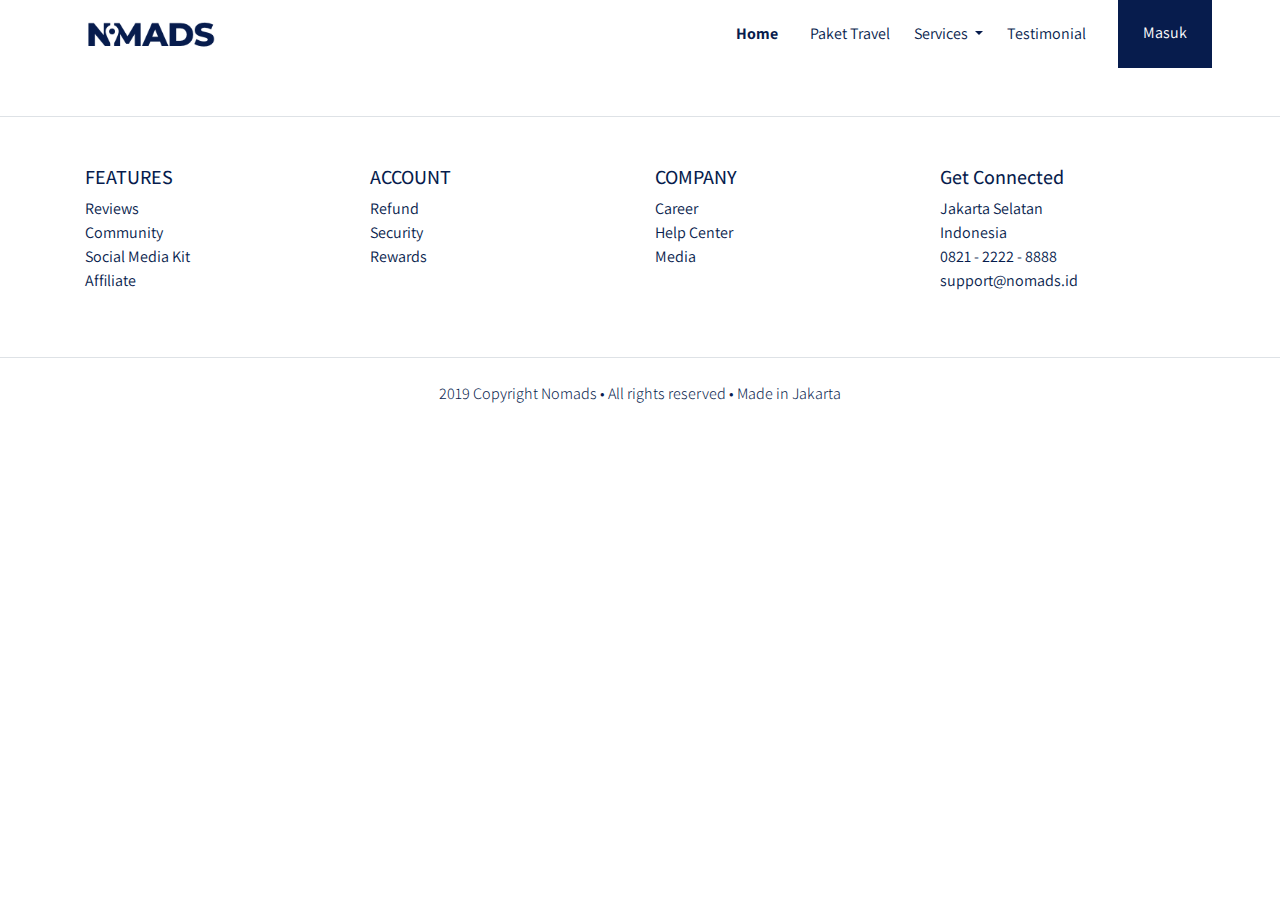
<file: public/index.html>
<!DOCTYPE html>
<html lang="en">
<head>
    <meta charset="UTF-8" />
    <meta name="viewport" content="width=device-width, initial-scale=1.0" />
    <meta http-equiv="X-UA-Compatible" content="ie=edge" />
    <title>Document</title>
    <link
        rel="stylesheet"
        href="frontend/libraries/bootstrap/css/bootstrap.css"
    />
    <link rel="stylesheet" href="frontend/styles/main.css" />
    <link
        href="https://fonts.googleapis.com/css?family=Assistant:200,400,700&&display=swap"
        rel="stylesheet"
    />
    <link
        href="https://fonts.googleapis.com/css?family=Playfair+Display:400,700&display=swap"
        rel="stylesheet"
    />
</head>
<body>
<!-- Semantic elements -->
<!-- https://www.w3schools.com/html/html5_semantic_elements.asp -->

<!-- Bootstrap navbar example -->
<!-- https://www.w3schools.com/bootstrap4/bootstrap_navbar.asp -->
<div class="container">
    <nav class="row navbar navbar-expand-lg navbar-light bg-white">
        <a class="navbar-brand" href="#">
            <img src="frontend/images/logo.png" alt="" />
        </a>
        <button
            class="navbar-toggler navbar-toggler-right"
            type="button"
            data-toggle="collapse"
            data-target="#navb"
        >
            <span class="navbar-toggler-icon"></span>
        </button>

        <!-- Menu -->
        <div class="collapse navbar-collapse" id="navb">
            <ul class="navbar-nav ml-auto mr-3">
                <li class="nav-item mx-md-2">
                    <a class="nav-link active" href="#">Home</a>
                </li>
                <li class="nav-item mx-md-2">
                    <a class="nav-link" href="#">Paket Travel</a>
                </li>
                <li class="nav-item dropdown">
                    <a
                        class="nav-link dropdown-toggle"
                        href="#"
                        id="navbardrop"
                        data-toggle="dropdown"
                    >
                        Services
                    </a>
                    <div class="dropdown-menu">
                        <a class="dropdown-item" href="#">Link 1</a>
                        <a class="dropdown-item" href="#">Link 2</a>
                        <a class="dropdown-item" href="#">Link 3</a>
                    </div>
                </li>
                <li class="nav-item mx-md-2">
                    <a class="nav-link" href="#">Testimonial</a>
                </li>
            </ul>

            <!-- Mobile button -->
            <form class="form-inline d-sm-block d-md-none">
                <button class="btn btn-login my-2 my-sm-0">
                    Masuk
                </button>
            </form>
            <!-- Desktop Button -->
            <form class="form-inline my-2 my-lg-0 d-none d-md-block">
                <button class="btn btn-login btn-navbar-right my-2 my-sm-0 px-4">
                    Masuk
                </button>
            </form>
        </div>
    </nav>
</div>
<footer class="section-footer mt-5 mb-4 border-top">
    <div class="container pt-5 pb-5">
        <div class="row justify-content-center">
            <div class="col-12">
                <div class="row">
                    <div class="col-12">
                        <div class="row">
                            <div class="col-12 col-lg-3">
                                <h5>FEATURES</h5>
                                <ul class="list-unstyled">
                                    <li>
                                        <a href="#">Reviews</a>
                                    </li>
                                    <li>
                                        <a href="#">Community</a>
                                    </li>
                                    <li>
                                        <a href="#">Social Media Kit</a>
                                    </li>
                                    <li>
                                        <a href="#">Affiliate</a>
                                    </li>
                                </ul>
                            </div>
                            <div class="col-12 col-lg-3">
                                <h5>ACCOUNT</h5>
                                <ul class="list-unstyled">
                                    <li><a href="#">Refund</a></li>
                                    <li><a href="#">Security</a></li>
                                    <li><a href="#">Rewards</a></li>
                                </ul>
                            </div>
                            <div class="col-12 col-lg-3">
                                <h5>COMPANY</h5>
                                <ul class="list-unstyled">
                                    <li><a href="#">Career</a></li>
                                    <li><a href="#">Help Center</a></li>
                                    <li><a href="#">Media</a></li>
                                </ul>
                            </div>
                            <div class="col-12 col-lg-3">
                                <h5>Get Connected</h5>
                                <ul class="list-unstyled">
                                    <li>Jakarta Selatan</li>
                                    <li>Indonesia</li>
                                    <li>0821 - 2222 - 8888</li>
                                    <li>support@nomads.id</li>
                                </ul>
                            </div>
                        </div>
                    </div>
                </div>
            </div>
        </div>
    </div>
    <div class="container-fluid">
        <div
            class="row border-top justify-content-center align-items-center pt-4"
        >
            <div class="col-auto text-gray-500 font-weight-light">
                2019 Copyright Nomads • All rights reserved • Made in Jakarta
            </div>
        </div>
    </div>
</footer>
<script src="frontend/libraries/retina/retina.js"></script>
<script src="frontend/libraries/jquery/jquery-3.4.1.min.js"></script>
<script src="frontend/libraries/bootstrap/js/bootstrap.js"></script>
</body>
</html>
</file>
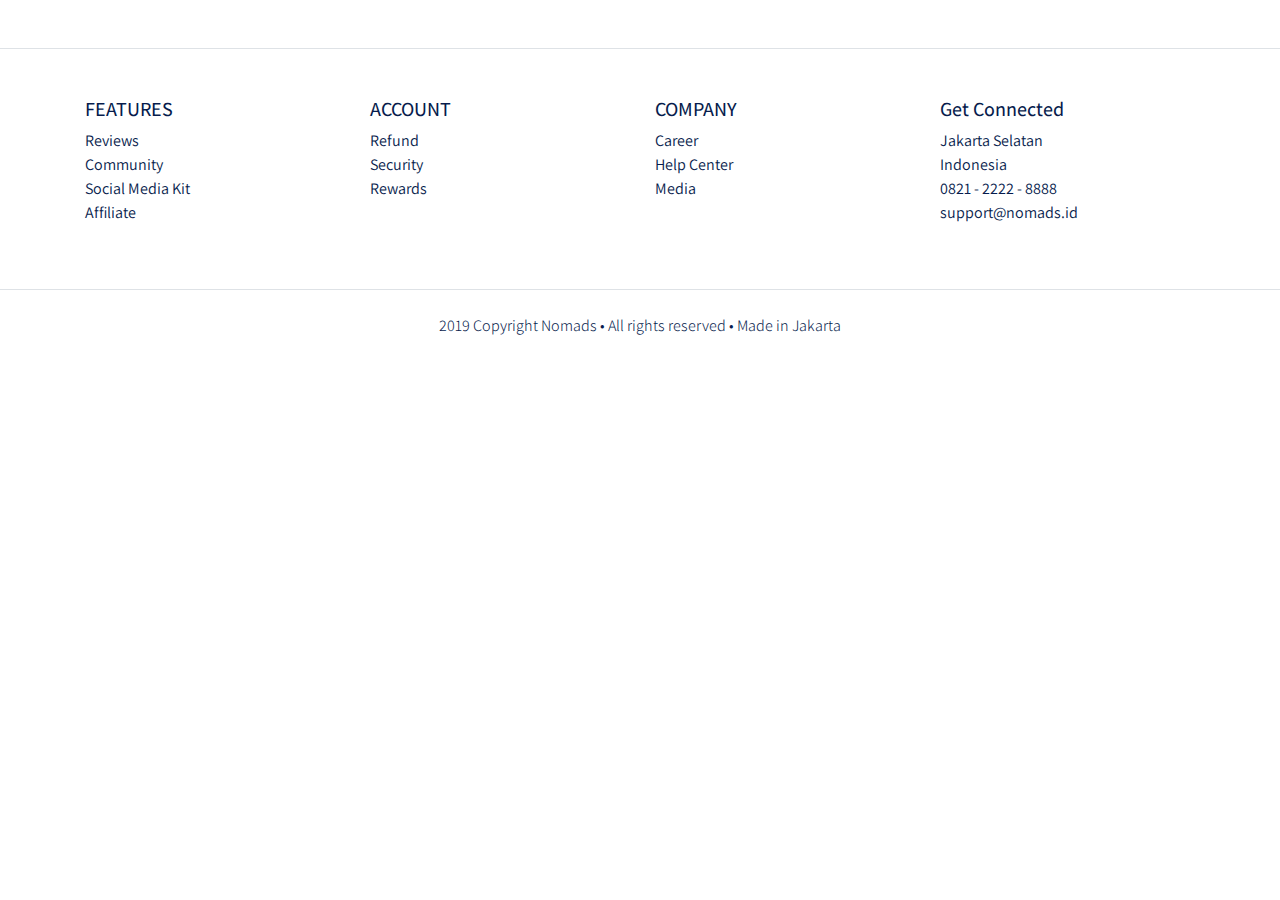
<file: public/checkout.html>
<!DOCTYPE html>
<html lang="en">
  <head>
    <meta charset="UTF-8" />
    <meta name="viewport" content="width=device-width, initial-scale=1.0" />
    <meta http-equiv="X-UA-Compatible" content="ie=edge" />
    <title>Details</title>
    <link
      rel="stylesheet"
      href="frontend/libraries/bootstrap/css/bootstrap.css"
    />
    <link rel="stylesheet" href="frontend/styles/main.css" />
    <link
      href="https://fonts.googleapis.com/css?family=Assistant:200,400,700&&display=swap"
      rel="stylesheet"
    />
    <link
      href="https://fonts.googleapis.com/css?family=Playfair+Display:400,700&display=swap"
      rel="stylesheet"
    />
    <link rel="stylesheet" href="frontend/libraries/xzoom/dist/xzoom.css" />

  </head>
  <body>
    <!-- Semantic elements -->
    <!-- https://www.w3schools.com/html/html5_semantic_elements.asp -->

    <!-- Bootstrap navbar example -->
    <!-- https://www.w3schools.com/bootstrap4/bootstrap_navbar.asp -->


    <footer class="section-footer mt-5 mb-4 border-top">
      <div class="container pt-5 pb-5">
        <div class="row justify-content-center">
          <div class="col-12">
            <div class="row">
              <div class="col-12">
                <div class="row">
                  <div class="col-12 col-lg-3">
                    <h5>FEATURES</h5>
                    <ul class="list-unstyled">
                      <li>
                        <a href="#">Reviews</a>
                      </li>
                      <li>
                        <a href="#">Community</a>
                      </li>
                      <li>
                        <a href="#">Social Media Kit</a>
                      </li>
                      <li>
                        <a href="#">Affiliate</a>
                      </li>
                    </ul>
                  </div>
                  <div class="col-12 col-lg-3">
                    <h5>ACCOUNT</h5>
                    <ul class="list-unstyled">
                      <li><a href="#">Refund</a></li>
                      <li><a href="#">Security</a></li>
                      <li><a href="#">Rewards</a></li>
                    </ul>
                  </div>
                  <div class="col-12 col-lg-3">
                    <h5>COMPANY</h5>
                    <ul class="list-unstyled">
                      <li><a href="#">Career</a></li>
                      <li><a href="#">Help Center</a></li>
                      <li><a href="#">Media</a></li>
                    </ul>
                  </div>
                  <div class="col-12 col-lg-3">
                    <h5>Get Connected</h5>
                    <ul class="list-unstyled">
                      <li>Jakarta Selatan</li>
                      <li>Indonesia</li>
                      <li>0821 - 2222 - 8888</li>
                      <li>support@nomads.id</li>
                    </ul>
                  </div>
                </div>
              </div>
            </div>
          </div>
        </div>
      </div>
      <div class="container-fluid">
        <div
          class="row border-top justify-content-center align-items-center pt-4"
        >
          <div class="col-auto text-gray-500 font-weight-light">
            2019 Copyright Nomads • All rights reserved • Made in Jakarta
          </div>
        </div>
      </div>
    </footer>
    <script src="frontend/libraries/retina/retina.js"></script>
    <script src="frontend/libraries/jquery/jquery-3.4.1.min.js"></script>
    <script src="frontend/libraries/bootstrap/js/bootstrap.js"></script>
    <script src="frontend/libraries/xzoom/dist/xzoom.min.js"></script>
    <script src="frontend/libraries/gijgo/js/gijgo.min.js"></script>
    <script>
      $(document).ready(function() {
        $('.xzoom, .xzoom-gallery').xzoom({
          zoomWidth: 500,
          title: false,
          tint: '#333',
          Xoffset: 15
        });

        $('.datepicker').datepicker({
          uiLibrary: 'bootstrap4',
          icons: {
            rightIcon: '<img src="frontend/images/ic_doe.png" alt="" />'
          }
        });
      });
    </script>
  </body>
</html>
</file>
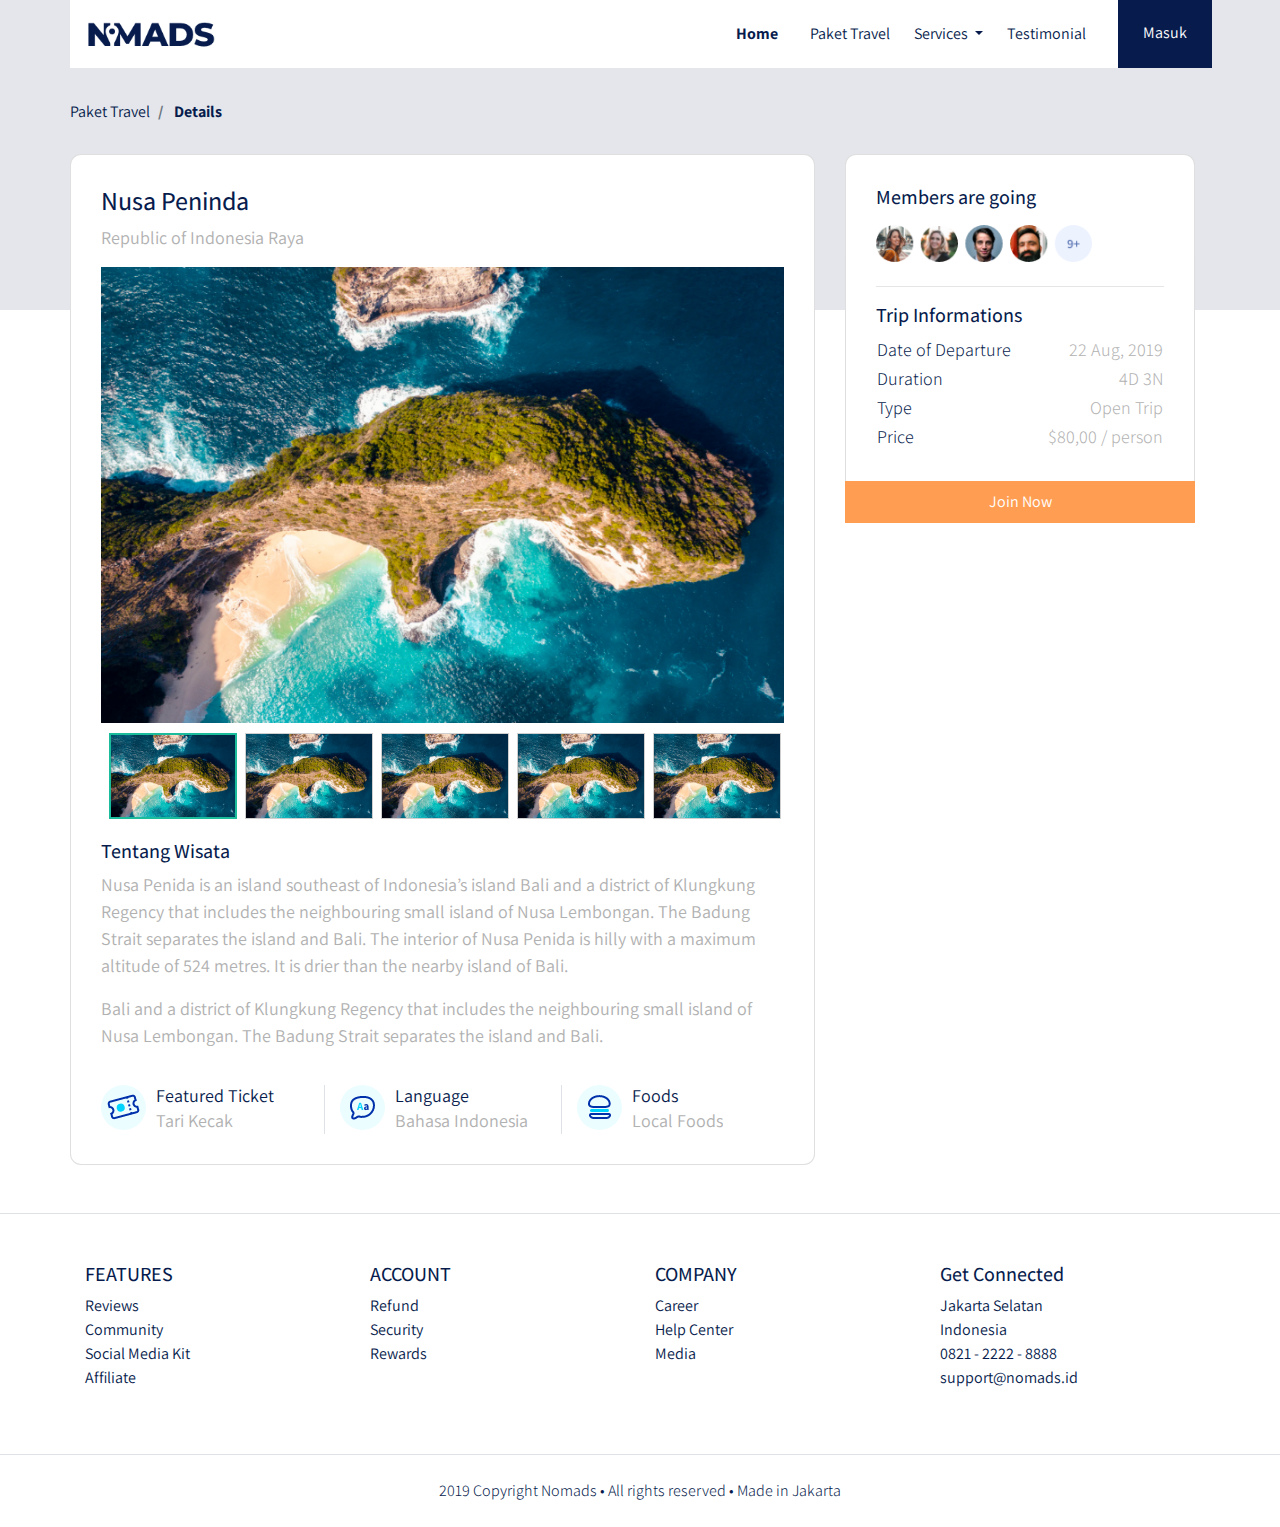
<file: public/details.html>
<!DOCTYPE html>
<html lang="en">
  <head>
    <meta charset="UTF-8" />
    <meta name="viewport" content="width=device-width, initial-scale=1.0" />
    <meta http-equiv="X-UA-Compatible" content="ie=edge" />
    <title>Details</title>
    <link
      rel="stylesheet"
      href="frontend/libraries/bootstrap/css/bootstrap.css"
    />
    <link rel="stylesheet" href="frontend/styles/main.css" />
    <link
      href="https://fonts.googleapis.com/css?family=Assistant:200,400,700&&display=swap"
      rel="stylesheet"
    />
    <link
      href="https://fonts.googleapis.com/css?family=Playfair+Display:400,700&display=swap"
      rel="stylesheet"
    />
    <link rel="stylesheet" href="frontend/libraries/xzoom/dist/xzoom.css" />
  </head>
  <body>
    <!-- Semantic elements -->
    <!-- https://www.w3schools.com/html/html5_semantic_elements.asp -->

    <!-- Bootstrap navbar example -->
    <!-- https://www.w3schools.com/bootstrap4/bootstrap_navbar.asp -->
    <div class="container">
      <nav class="row navbar navbar-expand-lg navbar-light bg-white">
        <a class="navbar-brand" href="index.html">
          <img src="frontend/images/logo.png" alt="" />
        </a>
        <button
          class="navbar-toggler navbar-toggler-right"
          type="button"
          data-toggle="collapse"
          data-target="#navb"
        >
          <span class="navbar-toggler-icon"></span>
        </button>

        <!-- Menu -->
        <div class="collapse navbar-collapse" id="navb">
          <ul class="navbar-nav ml-auto mr-3">
            <li class="nav-item mx-md-2">
              <a class="nav-link active" href="index.html">Home</a>
            </li>
            <li class="nav-item mx-md-2">
              <a class="nav-link" href="#">Paket Travel</a>
            </li>
            <li class="nav-item dropdown">
              <a
                class="nav-link dropdown-toggle"
                href="#"
                id="navbardrop"
                data-toggle="dropdown"
              >
                Services
              </a>
              <div class="dropdown-menu">
                <a class="dropdown-item" href="#">Link 1</a>
                <a class="dropdown-item" href="#">Link 2</a>
                <a class="dropdown-item" href="#">Link 3</a>
              </div>
            </li>
            <li class="nav-item mx-md-2">
              <a class="nav-link" href="#">Testimonial</a>
            </li>
          </ul>

          <!-- Mobile button -->
          <form class="form-inline d-sm-block d-md-none">
            <button class="btn btn-login my-2 my-sm-0">
              Masuk
            </button>
          </form>
          <!-- Desktop Button -->
          <form class="form-inline my-2 my-lg-0 d-none d-md-block">
            <button class="btn btn-login btn-navbar-right my-2 my-sm-0 px-4">
              Masuk
            </button>
          </form>
        </div>
      </nav>
    </div>
    <main>
      <section class="section-details-header"></section>
      <section class="section-details-content">
        <div class="container">
          <div class="row">
            <div class="col p-0 pl-3 pl-lg-0"">
              <nav aria-label="breadcrumb">
                <ol class="breadcrumb">
                  <li class="breadcrumb-item" aria-current="page">
                    Paket Travel
                  </li>
                  <li class="breadcrumb-item active" aria-current="page">
                    Details
                  </li>
                </ol>
              </nav>
            </div>
          </div>
          <div class="row">
            <div class="col-lg-8 pl-lg-0">
              <div class="card card-details">
                <h1>Nusa Peninda</h1>
                <p>
                  Republic of Indonesia Raya
                </p>
                <div class="gallery">
                  <div class="xzoom-container">
                    <img
                      class="xzoom"
                      id="xzoom-default"
                      src="frontend/images/details-1.jpg"
                      xoriginal="frontend/images/details-1.jpg"
                    />
                    <div class="xzoom-thumbs">
                      <a href="frontend/images/details-1.jpg"
                        ><img
                          class="xzoom-gallery"
                          width="128"
                          src="frontend/images/details-1.jpg"
                          xpreview="frontend/images/details-1.jpg"
                      /></a>
                      <a href="frontend/images/details-1.jpg"
                        ><img
                          class="xzoom-gallery"
                          width="128"
                          src="frontend/images/details-1.jpg"
                          xpreview="frontend/images/details-1.jpg"
                      /></a>
                      <a href="frontend/images/details-1.jpg"
                        ><img
                          class="xzoom-gallery"
                          width="128"
                          src="frontend/images/details-1.jpg"
                          xpreview="frontend/images/details-1.jpg"
                      /></a>
                      <a href="frontend/images/details-1.jpg"
                        ><img
                          class="xzoom-gallery"
                          width="128"
                          src="frontend/images/details-1.jpg"
                          xpreview="frontend/images/details-1.jpg"
                      /></a>
                      <a href="frontend/images/details-1.jpg"
                        ><img
                          class="xzoom-gallery"
                          width="128"
                          src="frontend/images/details-1.jpg"
                          xpreview="frontend/images/details-1.jpg"
                      /></a>
                    </div>
                  </div>
                  <h2>Tentang Wisata</h2>
                  <p>
                    Nusa Penida is an island southeast of Indonesia’s island
                    Bali and a district of Klungkung Regency that includes the
                    neighbouring small island of Nusa Lembongan. The Badung
                    Strait separates the island and Bali. The interior of Nusa
                    Penida is hilly with a maximum altitude of 524 metres. It is
                    drier than the nearby island of Bali.
                  </p>
                  <p>
                    Bali and a district of Klungkung Regency that includes the
                    neighbouring small island of Nusa Lembongan. The Badung
                    Strait separates the island and Bali.
                  </p>
                  <div class="features row pt-3">
                    <div class="col-md-4">
                      <img
                        src="frontend/images/ic_event.png"
                        alt=""
                        class="features-image"
                      />
                      <div class="description">
                        <h3>Featured Ticket</h3>
                        <p>Tari Kecak</p>
                      </div>
                    </div>
                    <div class="col-md-4 border-left">
                      <img
                        src="frontend/images/ic_bahasa.png"
                        alt=""
                        class="features-image"
                      />
                      <div class="description">
                        <h3>Language</h3>
                        <p>Bahasa Indonesia</p>
                      </div>
                    </div>
                    <div class="col-md-4 border-left">
                      <img
                        src="frontend/images/ic_foods.png"
                        alt=""
                        class="features-image"
                      />
                      <div class="description">
                        <h3>Foods</h3>
                        <p>Local Foods</p>
                      </div>
                    </div>
                  </div>
                </div>
              </div>
            </div>
            <div class="col-lg-4">
              <div class="card card-details card-right">
                <h2>Members are going</h2>
                <div class="members my-2">
                  <img src="frontend/images/members.png" alt="" class="w-75" />
                </div>
                <hr />
                <h2>Trip Informations</h2>
                <table class="trip-informations">
                  <tr>
                    <th width="50%">Date of Departure</th>
                    <td width="50%" class="text-right">22 Aug, 2019</td>
                  </tr>
                  <tr>
                    <th width="50%">Duration</th>
                    <td width="50%" class="text-right">4D 3N</td>
                  </tr>
                  <tr>
                    <th width="50%">Type</th>
                    <td width="50%" class="text-right">Open Trip</td>
                  </tr>
                  <tr>
                    <th width="50%">Price</th>
                    <td width="50%" class="text-right">$80,00 / person</td>
                  </tr>
                </table>
              </div>
              <div class="join-container">
                <a href="checkout.html" class="btn btn-block btn-join-now mt-3 py-2"
                  >Join Now</a
                >
              </div>
            </div>
          </div>
        </div>
      </section>
    </main>
    <footer class="section-footer mt-5 mb-4 border-top">
      <div class="container pt-5 pb-5">
        <div class="row justify-content-center">
          <div class="col-12">
            <div class="row">
              <div class="col-12">
                <div class="row">
                  <div class="col-12 col-lg-3">
                    <h5>FEATURES</h5>
                    <ul class="list-unstyled">
                      <li>
                        <a href="#">Reviews</a>
                      </li>
                      <li>
                        <a href="#">Community</a>
                      </li>
                      <li>
                        <a href="#">Social Media Kit</a>
                      </li>
                      <li>
                        <a href="#">Affiliate</a>
                      </li>
                    </ul>
                  </div>
                  <div class="col-12 col-lg-3">
                    <h5>ACCOUNT</h5>
                    <ul class="list-unstyled">
                      <li><a href="#">Refund</a></li>
                      <li><a href="#">Security</a></li>
                      <li><a href="#">Rewards</a></li>
                    </ul>
                  </div>
                  <div class="col-12 col-lg-3">
                    <h5>COMPANY</h5>
                    <ul class="list-unstyled">
                      <li><a href="#">Career</a></li>
                      <li><a href="#">Help Center</a></li>
                      <li><a href="#">Media</a></li>
                    </ul>
                  </div>
                  <div class="col-12 col-lg-3">
                    <h5>Get Connected</h5>
                    <ul class="list-unstyled">
                      <li>Jakarta Selatan</li>
                      <li>Indonesia</li>
                      <li>0821 - 2222 - 8888</li>
                      <li>support@nomads.id</li>
                    </ul>
                  </div>
                </div>
              </div>
            </div>
          </div>
        </div>
      </div>
      <div class="container-fluid">
        <div
          class="row border-top justify-content-center align-items-center pt-4"
        >
          <div class="col-auto text-gray-500 font-weight-light">
            2019 Copyright Nomads • All rights reserved • Made in Jakarta
          </div>
        </div>
      </div>
    </footer>
    <script src="frontend/libraries/retina/retina.js"></script>
    <script src="frontend/libraries/jquery/jquery-3.4.1.min.js"></script>
    <script src="frontend/libraries/bootstrap/js/bootstrap.js"></script>
    <script src="frontend/libraries/xzoom/dist/xzoom.min.js"></script>
    <script>
      $(document).ready(function() {
        $('.xzoom, .xzoom-gallery').xzoom({
          zoomWidth: 500,
          title: false,
          tint: '#333',
          Xoffset: 15
        });
      });
    </script>
  </body>
</html>
</file>
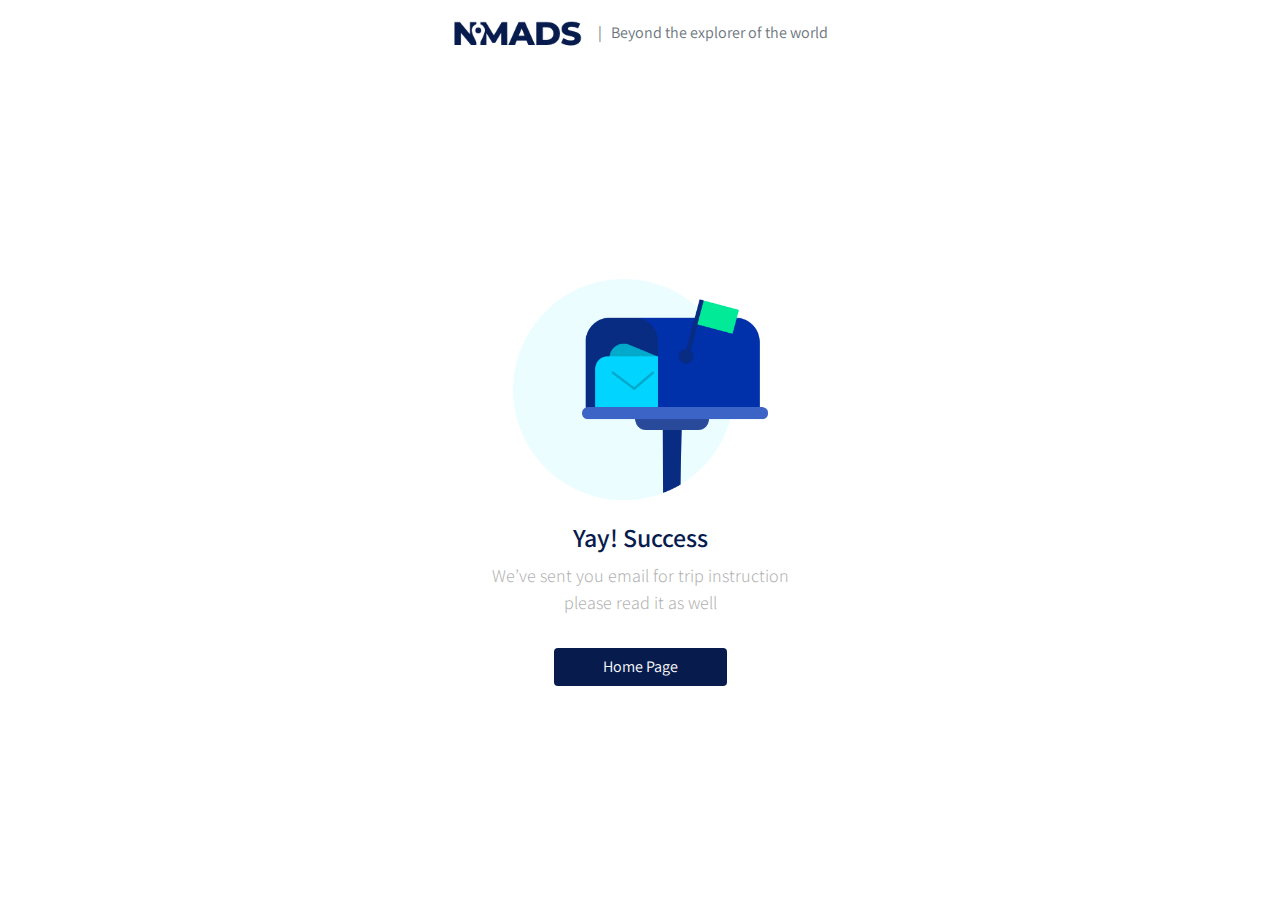
<file: public/success.html>
<!DOCTYPE html>
<html lang="en">
  <head>
    <meta charset="UTF-8" />
    <meta name="viewport" content="width=device-width, initial-scale=1.0" />
    <meta http-equiv="X-UA-Compatible" content="ie=edge" />
    <title>Details</title>
    <link
      rel="stylesheet"
      href="frontend/libraries/bootstrap/css/bootstrap.css"
    />
    <link rel="stylesheet" href="frontend/styles/main.css" />
    <link
      href="https://fonts.googleapis.com/css?family=Assistant:200,400,700&&display=swap"
      rel="stylesheet"
    />
    <link
      href="https://fonts.googleapis.com/css?family=Playfair+Display:400,700&display=swap"
      rel="stylesheet"
    />
    <link rel="stylesheet" href="frontend/libraries/xzoom/dist/xzoom.css" />
    <link rel="stylesheet" href="frontend/libraries/gijgo/css/gijgo.min.css" />
  </head>
  <body>
    <!-- Semantic elements -->
    <!-- https://www.w3schools.com/html/html5_semantic_elements.asp -->

    <!-- Bootstrap navbar example -->
    <!-- https://www.w3schools.com/bootstrap4/bootstrap_navbar.asp -->
    <div class="container">
      <nav class="row navbar navbar-expand-lg navbar-light bg-white">
        <div class="navbar-nav ml-auto mr-auto mr-sm-auto mr-lg-0 mr-md-auto">
          <a class="navbar-brand" href="index.html">
            <img src="frontend/images/logo.png" alt="" />
          </a>
        </div>
        <ul class="navbar-nav mr-auto d-none d-lg-block">
          <li>
            <span class="text-muted"
              >| &nbsp; Beyond the explorer of the world</span
            >
          </li>
        </ul>
      </nav>
    </div>
    <main>
      <div class="section-success d-flex align-items-center">
        <div class="col text-center">
          <img src="frontend/images/ic_mail.png" alt="" />
          <h1>Yay! Success</h1>
          <p>
            We’ve sent you email for trip instruction <br />
            please read it as well
          </p>
          <a href="index.html" class="btn btn-home-page mt-3 px-5">
            Home Page
          </a>
        </div>
      </div>
    </main>
    <script src="frontend/libraries/retina/retina.js"></script>
    <script src="frontend/libraries/jquery/jquery-3.4.1.min.js"></script>
    <script src="frontend/libraries/bootstrap/js/bootstrap.js"></script>
    <script src="frontend/libraries/xzoom/dist/xzoom.min.js"></script>
    <script src="frontend/libraries/gijgo/js/gijgo.min.js"></script>
    <script>
      $(document).ready(function() {
        $('.xzoom, .xzoom-gallery').xzoom({
          zoomWidth: 500,
          title: false,
          tint: '#333',
          Xoffset: 15
        });

        $('.datepicker').datepicker({
          uiLibrary: 'bootstrap4',
          icons: {
            rightIcon: '<img src="frontend/images/ic_doe.png" alt="" />'
          }
        });
      });
    </script>
  </body>
</html>
</file>
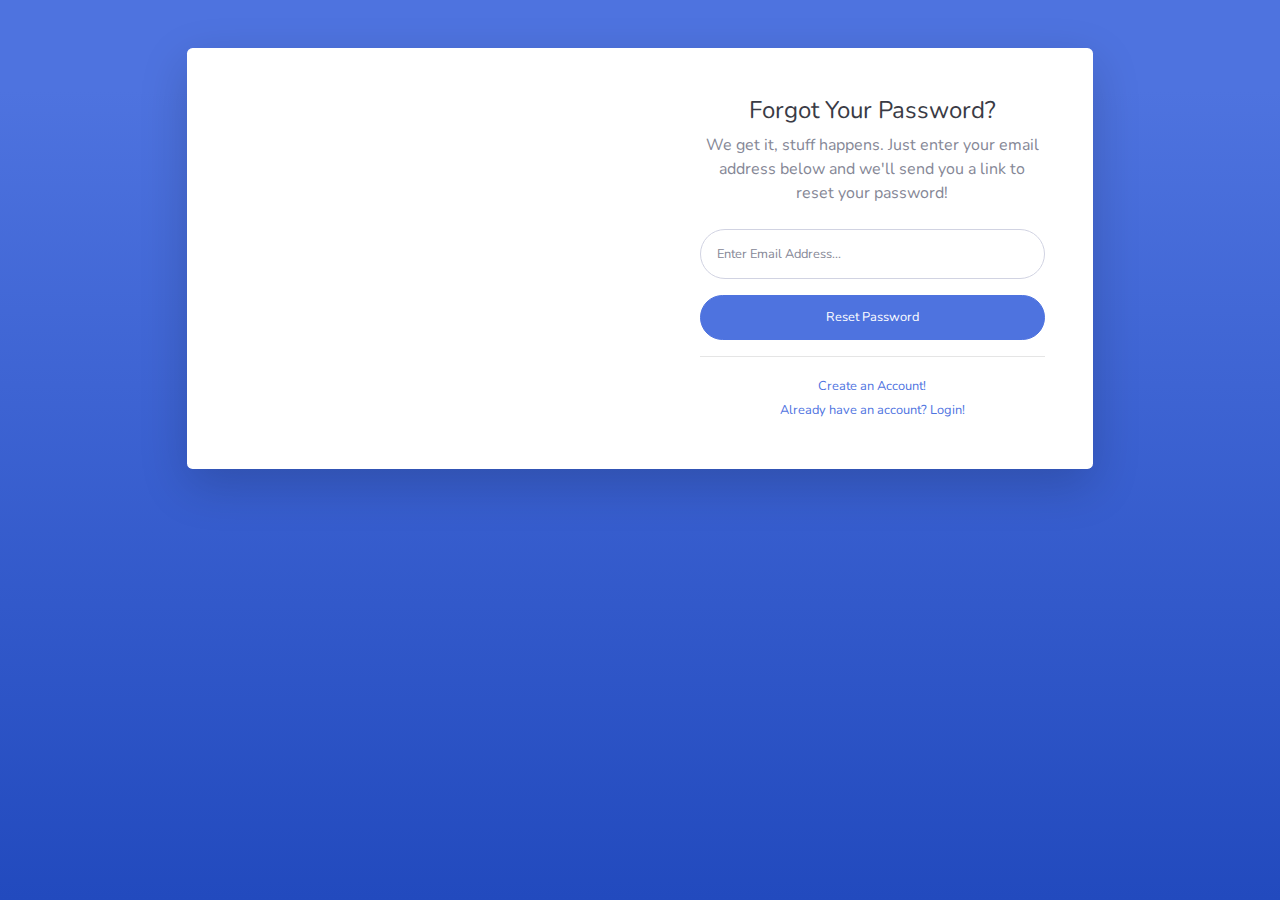
<file: public/backend/forgot-password.html>
<!DOCTYPE html>
<html lang="en">

<head>

    <meta charset="utf-8">
    <meta http-equiv="X-UA-Compatible" content="IE=edge">
    <meta name="viewport" content="width=device-width, initial-scale=1, shrink-to-fit=no">
    <meta name="description" content="">
    <meta name="author" content="">

    <title>SB Admin 2 - Forgot Password</title>

    <!-- Custom fonts for this template-->
    <link href="vendor/fontawesome-free/css/all.min.css" rel="stylesheet" type="text/css">
    <link
        href="https://fonts.googleapis.com/css?family=Nunito:200,200i,300,300i,400,400i,600,600i,700,700i,800,800i,900,900i"
        rel="stylesheet">

    <!-- Custom styles for this template-->
    <link href="css/sb-admin-2.min.css" rel="stylesheet">

</head>

<body class="bg-gradient-primary">

    <div class="container">

        <!-- Outer Row -->
        <div class="row justify-content-center">

            <div class="col-xl-10 col-lg-12 col-md-9">

                <div class="card o-hidden border-0 shadow-lg my-5">
                    <div class="card-body p-0">
                        <!-- Nested Row within Card Body -->
                        <div class="row">
                            <div class="col-lg-6 d-none d-lg-block bg-password-image"></div>
                            <div class="col-lg-6">
                                <div class="p-5">
                                    <div class="text-center">
                                        <h1 class="h4 text-gray-900 mb-2">Forgot Your Password?</h1>
                                        <p class="mb-4">We get it, stuff happens. Just enter your email address below
                                            and we'll send you a link to reset your password!</p>
                                    </div>
                                    <form class="user">
                                        <div class="form-group">
                                            <input type="email" class="form-control form-control-user"
                                                id="exampleInputEmail" aria-describedby="emailHelp"
                                                placeholder="Enter Email Address...">
                                        </div>
                                        <a href="login.html" class="btn btn-primary btn-user btn-block">
                                            Reset Password
                                        </a>
                                    </form>
                                    <hr>
                                    <div class="text-center">
                                        <a class="small" href="register.html">Create an Account!</a>
                                    </div>
                                    <div class="text-center">
                                        <a class="small" href="login.html">Already have an account? Login!</a>
                                    </div>
                                </div>
                            </div>
                        </div>
                    </div>
                </div>

            </div>

        </div>

    </div>

    <!-- Bootstrap core JavaScript-->
    <script src="vendor/jquery/jquery.min.js"></script>
    <script src="vendor/bootstrap/js/bootstrap.bundle.min.js"></script>

    <!-- Core plugin JavaScript-->
    <script src="vendor/jquery-easing/jquery.easing.min.js"></script>

    <!-- Custom scripts for all pages-->
    <script src="js/sb-admin-2.min.js"></script>

</body>

</html>
</file>
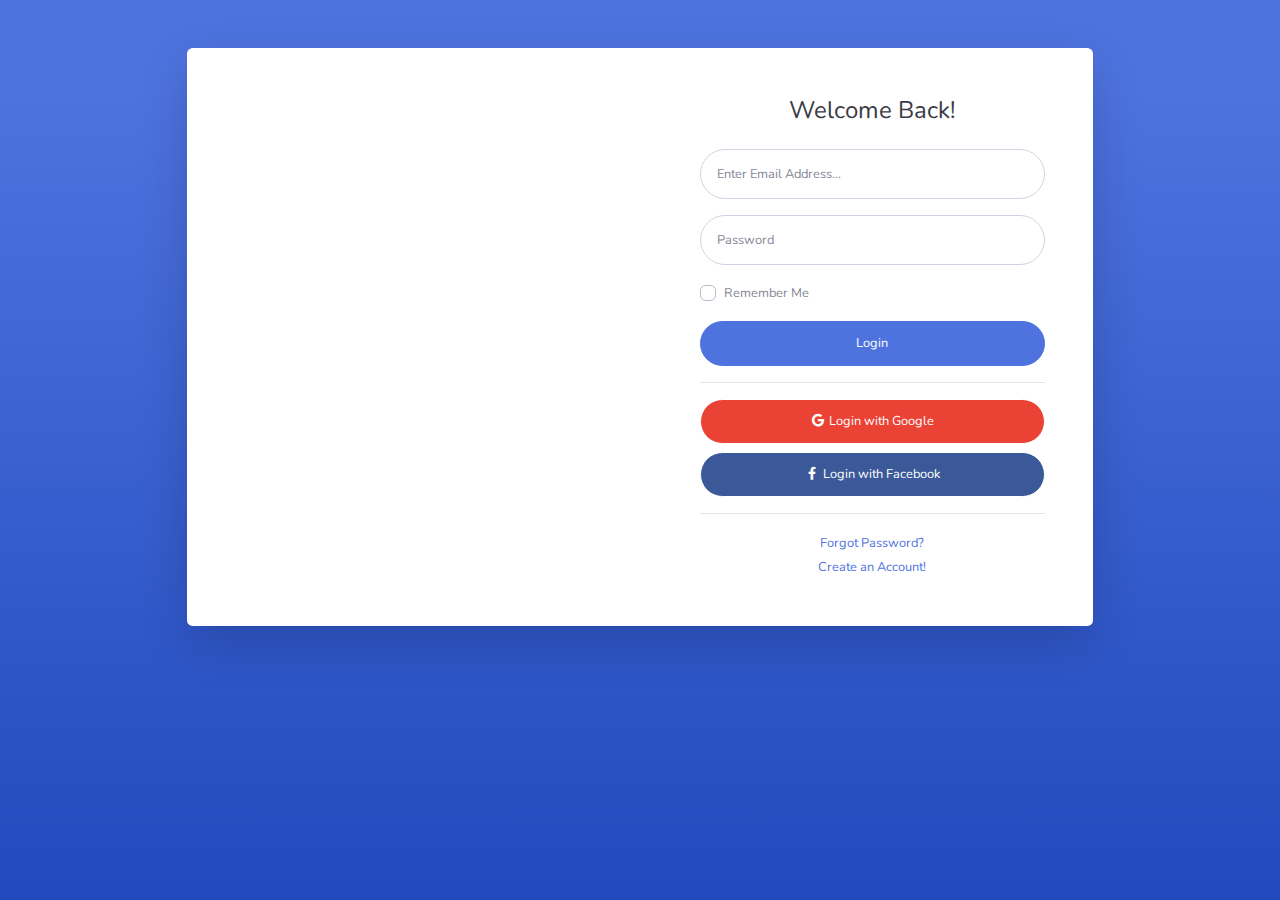
<file: public/backend/login.html>
<!DOCTYPE html>
<html lang="en">

<head>

    <meta charset="utf-8">
    <meta http-equiv="X-UA-Compatible" content="IE=edge">
    <meta name="viewport" content="width=device-width, initial-scale=1, shrink-to-fit=no">
    <meta name="description" content="">
    <meta name="author" content="">

    <title>SB Admin 2 - Login</title>

    <!-- Custom fonts for this template-->
    <link href="vendor/fontawesome-free/css/all.min.css" rel="stylesheet" type="text/css">
    <link
        href="https://fonts.googleapis.com/css?family=Nunito:200,200i,300,300i,400,400i,600,600i,700,700i,800,800i,900,900i"
        rel="stylesheet">

    <!-- Custom styles for this template-->
    <link href="css/sb-admin-2.min.css" rel="stylesheet">

</head>

<body class="bg-gradient-primary">

    <div class="container">

        <!-- Outer Row -->
        <div class="row justify-content-center">

            <div class="col-xl-10 col-lg-12 col-md-9">

                <div class="card o-hidden border-0 shadow-lg my-5">
                    <div class="card-body p-0">
                        <!-- Nested Row within Card Body -->
                        <div class="row">
                            <div class="col-lg-6 d-none d-lg-block bg-login-image"></div>
                            <div class="col-lg-6">
                                <div class="p-5">
                                    <div class="text-center">
                                        <h1 class="h4 text-gray-900 mb-4">Welcome Back!</h1>
                                    </div>
                                    <form class="user">
                                        <div class="form-group">
                                            <input type="email" class="form-control form-control-user"
                                                id="exampleInputEmail" aria-describedby="emailHelp"
                                                placeholder="Enter Email Address...">
                                        </div>
                                        <div class="form-group">
                                            <input type="password" class="form-control form-control-user"
                                                id="exampleInputPassword" placeholder="Password">
                                        </div>
                                        <div class="form-group">
                                            <div class="custom-control custom-checkbox small">
                                                <input type="checkbox" class="custom-control-input" id="customCheck">
                                                <label class="custom-control-label" for="customCheck">Remember
                                                    Me</label>
                                            </div>
                                        </div>
                                        <a href="index.html" class="btn btn-primary btn-user btn-block">
                                            Login
                                        </a>
                                        <hr>
                                        <a href="index.html" class="btn btn-google btn-user btn-block">
                                            <i class="fab fa-google fa-fw"></i> Login with Google
                                        </a>
                                        <a href="index.html" class="btn btn-facebook btn-user btn-block">
                                            <i class="fab fa-facebook-f fa-fw"></i> Login with Facebook
                                        </a>
                                    </form>
                                    <hr>
                                    <div class="text-center">
                                        <a class="small" href="forgot-password.html">Forgot Password?</a>
                                    </div>
                                    <div class="text-center">
                                        <a class="small" href="register.html">Create an Account!</a>
                                    </div>
                                </div>
                            </div>
                        </div>
                    </div>
                </div>

            </div>

        </div>

    </div>

    <!-- Bootstrap core JavaScript-->
    <script src="vendor/jquery/jquery.min.js"></script>
    <script src="vendor/bootstrap/js/bootstrap.bundle.min.js"></script>

    <!-- Core plugin JavaScript-->
    <script src="vendor/jquery-easing/jquery.easing.min.js"></script>

    <!-- Custom scripts for all pages-->
    <script src="js/sb-admin-2.min.js"></script>

</body>

</html>
</file>
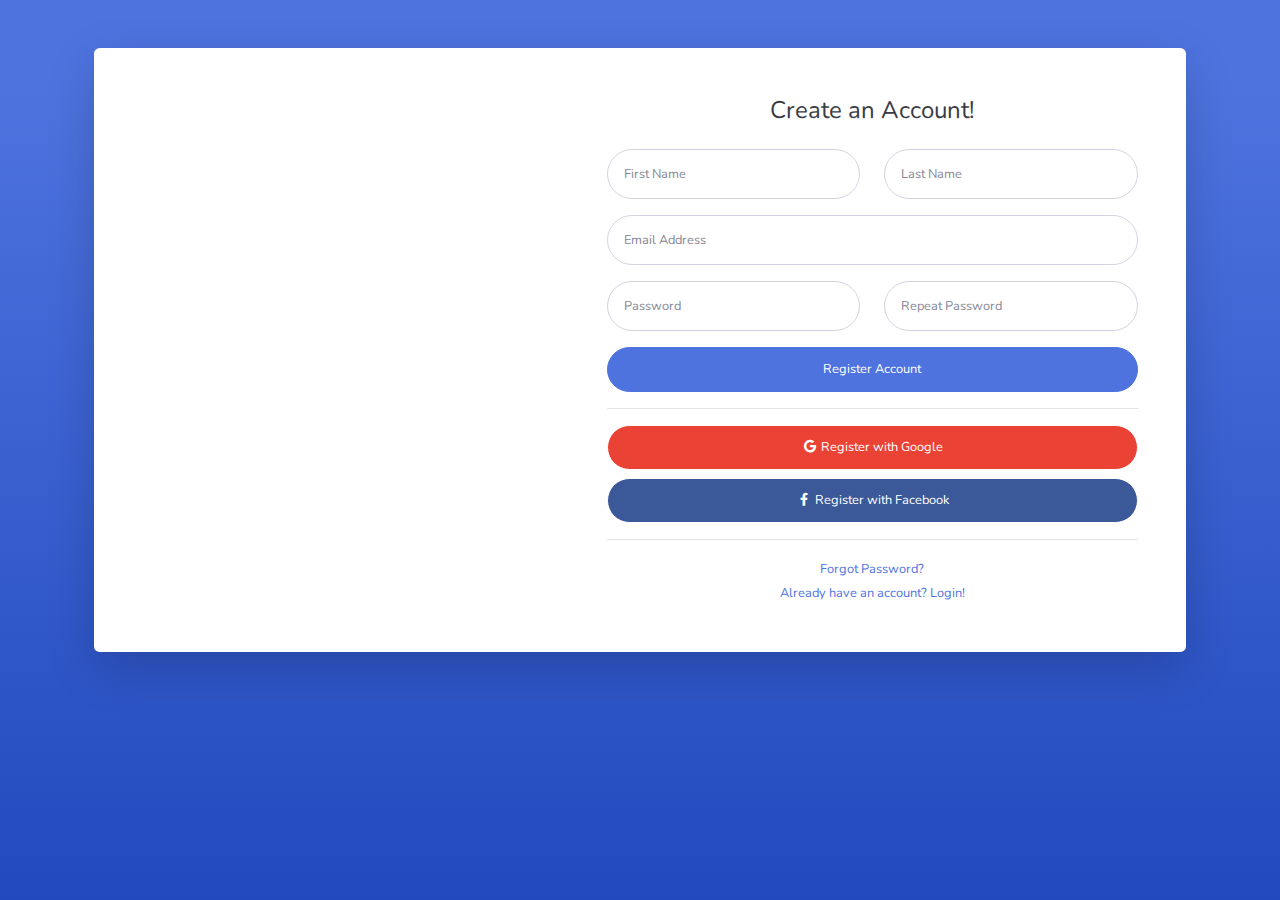
<file: public/backend/register.html>
<!DOCTYPE html>
<html lang="en">

<head>

    <meta charset="utf-8">
    <meta http-equiv="X-UA-Compatible" content="IE=edge">
    <meta name="viewport" content="width=device-width, initial-scale=1, shrink-to-fit=no">
    <meta name="description" content="">
    <meta name="author" content="">

    <title>SB Admin 2 - Register</title>

    <!-- Custom fonts for this template-->
    <link href="vendor/fontawesome-free/css/all.min.css" rel="stylesheet" type="text/css">
    <link
        href="https://fonts.googleapis.com/css?family=Nunito:200,200i,300,300i,400,400i,600,600i,700,700i,800,800i,900,900i"
        rel="stylesheet">

    <!-- Custom styles for this template-->
    <link href="css/sb-admin-2.min.css" rel="stylesheet">

</head>

<body class="bg-gradient-primary">

    <div class="container">

        <div class="card o-hidden border-0 shadow-lg my-5">
            <div class="card-body p-0">
                <!-- Nested Row within Card Body -->
                <div class="row">
                    <div class="col-lg-5 d-none d-lg-block bg-register-image"></div>
                    <div class="col-lg-7">
                        <div class="p-5">
                            <div class="text-center">
                                <h1 class="h4 text-gray-900 mb-4">Create an Account!</h1>
                            </div>
                            <form class="user">
                                <div class="form-group row">
                                    <div class="col-sm-6 mb-3 mb-sm-0">
                                        <input type="text" class="form-control form-control-user" id="exampleFirstName"
                                            placeholder="First Name">
                                    </div>
                                    <div class="col-sm-6">
                                        <input type="text" class="form-control form-control-user" id="exampleLastName"
                                            placeholder="Last Name">
                                    </div>
                                </div>
                                <div class="form-group">
                                    <input type="email" class="form-control form-control-user" id="exampleInputEmail"
                                        placeholder="Email Address">
                                </div>
                                <div class="form-group row">
                                    <div class="col-sm-6 mb-3 mb-sm-0">
                                        <input type="password" class="form-control form-control-user"
                                            id="exampleInputPassword" placeholder="Password">
                                    </div>
                                    <div class="col-sm-6">
                                        <input type="password" class="form-control form-control-user"
                                            id="exampleRepeatPassword" placeholder="Repeat Password">
                                    </div>
                                </div>
                                <a href="login.html" class="btn btn-primary btn-user btn-block">
                                    Register Account
                                </a>
                                <hr>
                                <a href="index.html" class="btn btn-google btn-user btn-block">
                                    <i class="fab fa-google fa-fw"></i> Register with Google
                                </a>
                                <a href="index.html" class="btn btn-facebook btn-user btn-block">
                                    <i class="fab fa-facebook-f fa-fw"></i> Register with Facebook
                                </a>
                            </form>
                            <hr>
                            <div class="text-center">
                                <a class="small" href="forgot-password.html">Forgot Password?</a>
                            </div>
                            <div class="text-center">
                                <a class="small" href="login.html">Already have an account? Login!</a>
                            </div>
                        </div>
                    </div>
                </div>
            </div>
        </div>

    </div>

    <!-- Bootstrap core JavaScript-->
    <script src="vendor/jquery/jquery.min.js"></script>
    <script src="vendor/bootstrap/js/bootstrap.bundle.min.js"></script>

    <!-- Core plugin JavaScript-->
    <script src="vendor/jquery-easing/jquery.easing.min.js"></script>

    <!-- Custom scripts for all pages-->
    <script src="js/sb-admin-2.min.js"></script>

</body>

</html>
</file>
<file: public/frontend/styles/main.css>
body {
  background-color: #fff;
  font-family: 'Assistant', sans-serif;
  color: #071C4D;
}

.navbar-brand img {
  max-height: 40px;
}

.btn-navbar-right {
  margin-top: -10px !important;
  margin-bottom: -8px !important;
  margin-right: -18px !important;
  height: 70px;
  border-radius: 0;
}

.navbar-light .navbar-nav .nav-link {
  color: #071C4D;
}

.navbar-light .navbar-nav .nav-link.active {
  font-weight: bold;
  color: #071C4D !important;
}

.btn-login {
  background-color: #071C4D;
  color: #fff;
}

.btn-login:hover {
  color: #fff;
}

header {
  margin-top: -68px;
  padding: 180px 0 165px;
  background-image: url("../images/header-background.jpg");
  background-size: cover;
}

header h1,
header p {
  color: #fff;
}

header h1 {
  font-family: 'Playfair Display', serif;
  font-weight: bold;
}

header p {
  font-size: 22px;
}

header .btn-get-started {
  background-color: #FF9E53;
  color: #fff;
}

header .btn-get-started:hover {
  color: #fff;
}

.section-stats {
  margin-top: -50px;
}

.section-stats .stats-detail {
  padding-top: 15px;
  background: #fff;
  padding-left: 40px;
}

.section-stats h2 {
  font-size: 30px;
  margin-bottom: 0;
}

.section-stats p {
  font-size: 20px;
  font-weight: lighter;
}

.section-popular {
  min-height: 540px;
  background: #051334;
  margin-top: -50px;
  margin-bottom: -230px;
}

.section-popular .section-popular-heading {
  margin-top: 150px;
}

.section-popular .section-popular-heading h2,
.section-popular .section-popular-heading p {
  color: #fff;
}

.section-popular .section-popular-heading h2 {
  font-family: 'Playfair Display', serif;
  font-weight: bold;
}

.section-popular-content .section-popular-travel .card-travel {
  min-height: 380px;
  background: #fff;
  color: #fff;
  padding: 30px;
  background-size: cover;
  margin-bottom: 20px;
}

.section-popular-content .section-popular-travel .card-travel .travel-country {
  font-size: 18px;
  color: #fff;
}

.section-popular-content .section-popular-travel .card-travel .travel-location {
  font-size: 26px;
  color: #fff;
}

.section-popular-content .section-popular-travel .card-travel .travel-button .btn-travel-details {
  background-color: #FF9E53;
  color: #fff;
}

.section-popular-content .section-popular-travel .card-travel .travel-button .btn-travel-details:hover {
  color: #fff;
}

.section-networks {
  background-color: #fff;
  margin-top: -170px;
  padding-top: 240px;
  padding-bottom: 50px;
}

.section-networks h2 {
  font-family: 'Playfair Display', serif;
  font-weight: bold;
}

.section-networks img {
  max-width: 100%;
}

.section-testimonials-heading {
  background: -webkit-gradient(linear, left top, left bottom, from(#fff), to(#f7f9ff));
  background: linear-gradient(#fff 0%, #f7f9ff 100%);
  padding-top: 50px;
  min-height: 506px;
}

.section-testimonials-heading h2 {
  font-family: 'Playfair Display', serif;
  font-weight: bold;
}

.section-testimonials-content {
  margin-top: -300px;
  padding-bottom: 50px;
}

.section-testimonials-content .card-testimonial {
  padding: 40px 20px 10px;
  border-radius: 11px;
  margin-bottom: 20px;
}

.section-testimonials-content .card-testimonial .testimonial-content {
  min-height: 380px;
}

.section-testimonials-content .card-testimonial h3 {
  font-size: 22px;
}

.section-testimonials-content .card-testimonial .testimonials {
  font-size: 26px;
  text-align: center;
  color: #6e6e6e;
  font-weight: 200;
}

.section-testimonials-content .card-testimonial .trip-to {
  font-weight: normal;
  font-size: 22px;
  color: #6e6e6e;
}

.section-testimonials-content .card-testimonial hr {
  margin-left: -20px;
  margin-right: -20px;
}

.section-testimonials-content .btn-get-started {
  background-color: #FF9E53;
  color: #fff;
}

.section-testimonials-content .btn-get-started:hover {
  color: #fff;
}

.section-testimonials-content .btn-need-help {
  background-color: #F2F2F2;
  color: #C3C3C3;
}

.section-testimonials-content .btn-need-help:hover {
  color: #C3C3C3;
}

.section-footer a {
  color: #071c4d;
}

.section-details-header {
  min-height: 310px;
  background: #e4e6eb;
  margin-top: -68px;
}

.section-details-content {
  margin-top: -210px;
  min-height: 100vh;
}

.section-details-content .breadcrumb {
  background-color: transparent;
  padding: 0;
  margin-bottom: 30px;
}

.section-details-content .breadcrumb-item.active {
  font-weight: bold;
  color: #071C4D;
}

.section-details-content .card-details {
  padding: 30px;
  border-radius: 11px;
}

.section-details-content .card-details .trip-informations th {
  font-weight: 300;
  font-size: 18px;
  color: #071c4d;
}

.section-details-content .card-details .trip-informations td {
  font-weight: 300;
  font-size: 18px;
  color: #b1b1b1;
}

.section-details-content .card-details .trip-informations .text-blue {
  color: #071C4D;
  font-weight: bold;
}

.section-details-content .card-details .trip-informations .text-orange {
  color: #FF9E53;
  font-weight: bold;
}

.section-details-content .card-details h1 {
  font-size: 26px;
}

.section-details-content .card-details h2 {
  font-size: 20px;
}

.section-details-content .card-details p {
  font-size: 18px;
  color: #b1b1b1;
}

.section-details-content .card-details .payment-instructions {
  font-weight: 300;
  font-size: 14px;
  color: #b1b1b1;
}

.section-details-content .card-details .disclaimer {
  font-weight: 300;
  font-size: 14px;
  color: #b1b1b1;
}

.section-details-content .card-right {
  border-bottom-left-radius: 0;
  border-bottom-right-radius: 0;
  border-bottom: none;
}

.section-details-content .gallery .xzoom-container {
  display: block;
}

.section-details-content .gallery .xzoom-container .xzoom {
  width: 100%;
  -webkit-box-shadow: none;
          box-shadow: none;
  margin-bottom: 10px;
}

.section-details-content .gallery .xzoom-container .xactive {
  border: 2px solid #1abc9c;
  -webkit-box-shadow: none;
          box-shadow: none;
}

.section-details-content .features {
  margin-top: 20px;
}

.section-details-content .features h3 {
  font-size: 18px;
  color: #071c4d;
  margin-bottom: 0;
}

.section-details-content .features p {
  margin-bottom: 0;
}

.section-details-content .features .description {
  margin-left: 10px;
  overflow: hidden;
  float: left;
}

.section-details-content .features .features-image {
  width: 45px;
  height: 45px;
  float: left;
}

.section-details-content .join-container {
  margin-top: -16px;
}

.section-details-content .btn-join-now {
  background-color: #FF9E53;
  color: #fff;
  border-radius: 0;
}

.section-details-content .btn-join-now:hover {
  color: #fff;
}

.section-details-content .bank .bank-item h3 {
  font-size: 18px;
  color: #071c4d;
  margin-bottom: 0;
}

.section-details-content .bank .bank-item p {
  margin-bottom: 0;
}

.section-details-content .bank .bank-item .description {
  margin-left: 10px;
  overflow: hidden;
  float: left;
}

.section-details-content .bank .bank-item .description p {
  font-family: Assistant;
  font-weight: normal;
  font-size: 16px;
  text-align: left;
  color: #071c4d;
}

.section-details-content .bank .bank-item .bank-image {
  width: 45px;
  height: 45px;
  float: left;
}

.section-details-content .btn-add-now {
  background-color: #071C4D;
  color: #fff;
}

.section-details-content .btn-add-now:hover {
  color: #fff;
}

.section-details-content .input-group-text {
  background-color: transparent;
}

.section-details-content h3 {
  font-weight: 400;
  font-size: 14px;
  color: #071c4d;
}

.section-details-content .gj-datepicker .datepicker {
  border-right: 0;
}

.section-details-content .gj-datepicker .input-group-append .btn {
  padding-right: 30px;
}

.section-success {
  height: 90vh;
}

.section-success h1 {
  font-weight: 600;
  font-size: 26px;
  color: #071c4d;
}

.section-success p {
  font-weight: 300;
  font-size: 18px;
  color: #b1b1b1;
}

.section-success .btn-home-page {
  border-radius: 4px;
  background: #071c4d;
  color: #fff;
}

.section-success .btn-home-page:hover {
  color: #fff;
}
/*# sourceMappingURL=main.css.map */
</file>
<file: public/frontend/libraries/xzoom/dist/xzoom.css>
/* Compatibility styles for frameworks like bootstrap, foundation e.t.c */
.xzoom-source img, .xzoom-preview img, .xzoom-lens img {
  display: block;
  max-width: none;
  max-height: none;
  -webkit-transition: none;
  -moz-transition: none;
  -o-transition: none;
  transition: none;
}
/* --------------- */

/* xZoom Styles below */
.xzoom-container { 
  display: inline-block;
}

.xzoom-thumbs {
  text-align: center;
  margin-bottom: 10px;
}

.xzoom { 
  -webkit-box-shadow: 0px 0px 5px 0px rgba(0,0,0,0.5);
  -moz-box-shadow: 0px 0px 5px 0px rgba(0,0,0,0.5);
  box-shadow: 0px 0px 5px 0px rgba(0,0,0,0.5);  
}
.xzoom2, .xzoom3, .xzoom4, .xzoom5 {
  -webkit-box-shadow: 0px 0px 5px 0px rgba(0,0,0,0.5);
  -moz-box-shadow: 0px 0px 5px 0px rgba(0,0,0,0.5);
  box-shadow: 0px 0px 5px 0px rgba(0,0,0,0.5);
}

/* Thumbs */
.xzoom-gallery, .xzoom-gallery2, .xzoom-gallery3, .xzoom-gallery4, .xzoom-gallery5 {
  border: 1px solid #cecece;
  margin-left: 5px;
  margin-bottom: 10px;
}

.xzoom-source, .xzoom-hidden {
  display: block;
  position: static;
  float: none;
  clear: both;
}

/* Everything out of border is hidden */
.xzoom-hidden {
  overflow: hidden;
}

/* Preview */
.xzoom-preview {
  border: 1px solid #888;
  background: #2f4f4f;
  box-shadow: -0px -0px 10px rgba(0,0,0,0.50);
}

/* Lens */
.xzoom-lens {
  border: 1px solid #555;
  box-shadow: -0px -0px 10px rgba(0,0,0,0.50);
  cursor: crosshair;
}

/* Loading */
.xzoom-loading {
  background-position: center center;
  background-repeat: no-repeat;
  border-radius: 100%;
  opacity: .7;
  background: url(../images/xloading.gif);
  width: 48px;
  height: 48px;
}

/* Additional class that applied to thumb when it is active */
.xactive {
  -webkit-box-shadow: 0px 0px 3px 0px rgba(74,169,210,1);
  -moz-box-shadow: 0px 0px 3px 0px rgba(74,169,210,1);
  box-shadow: 0px 0px 3px 0px rgba(74,169,210,1); 
  border: 1px solid #4aaad2;
}

/* Caption */
.xzoom-caption {
  position: absolute;
  bottom: -43px;
  left: 0;
  background: #000;
  width: 100%;
  text-align: left;
}

.xzoom-caption span {
  color: #fff;
  font-family: Arial, sans-serif;
  display: block;
  font-size: 0.75em;
  font-weight: bold;
  padding: 10px;
}
</file>
<file: public/frontend/libraries/gijgo/css/gijgo.min.css>
.gj-button-md,.gj-text-align-center{text-align:center}.gj-button-md,.gj-modal{overflow:hidden;outline:0}.gj-button-md,.gj-button-md-group{position:relative;vertical-align:middle}.gj-button,.gj-button-md,.gj-cursor-pointer{cursor:pointer}.gj-button{background-color:#f5f5f5;border:1px solid #ddd;color:#000;border-radius:3px;padding:6px 10px}.gj-unselectable{-webkit-touch-callout:none;-webkit-user-select:none;-khtml-user-select:none;-moz-user-select:none;-ms-user-select:none;user-select:none}.gj-row{display:-webkit-box;display:-ms-flexbox;display:flex;-ms-flex-wrap:wrap;flex-wrap:wrap}.gj-margin-left-5{margin-left:5px}.gj-margin-left-10{margin-left:10px}.gj-width-full{width:100%}.gj-font-size-16{font-size:16px}.gj-hidden{display:none}.gj-button-md{background:0 0;border:none;border-radius:2px;color:rgba(0,0,0,.87);height:36px;margin:0;min-width:64px;padding:0 16px;display:inline-block;font-family:Roboto,Helvetica,Arial,sans-serif;font-size:1rem;font-weight:500;text-transform:uppercase;letter-spacing:0;will-change:box-shadow;transition:box-shadow .2s cubic-bezier(.4,0,1,1),background-color .2s cubic-bezier(.4,0,.2,1),color .2s cubic-bezier(.4,0,.2,1);text-decoration:none;line-height:36px;-webkit-user-select:none;-moz-user-select:none;-ms-user-select:none;user-select:none}.gj-button-md:hover{background-color:rgba(158,158,158,.2)}.gj-button-md:disabled{color:rgba(0,0,0,.26);background:0 0}.gj-button-md .gj-icon,.gj-button-md .material-icons{vertical-align:middle}.gj-button-md.gj-button-md-icon{width:24px;height:31px;min-width:24px;padding:0;display:table}ul.gj-list-bootstrap li [data-role=image],ul.gj-list-md li [data-role=checkbox],ul.gj-list-md li [data-role=image]{height:24px;width:24px}.gj-button-md.gj-button-md-icon .gj-icon,.gj-button-md.gj-button-md-icon .material-icons{display:table-cell;margin-right:0;width:24px;height:24px}.gj-button-md.active{background-color:rgba(158,158,158,.4)}.gj-button-md-group{display:inline-block}.gj-textbox-md{border:none;border-bottom:1px solid rgba(0,0,0,.42);display:block;font-family:Helvetica,Arial,sans-serif;font-size:16px;line-height:16px;padding:4px 0;margin:0;width:100%;background:0 0;text-align:left;color:rgba(0,0,0,.87)}.gj-textbox-md:active,.gj-textbox-md:focus{border-bottom:2px solid rgba(0,0,0,.42);outline:0}.gj-textbox-md::placeholder{color:#8e8e8e}.gj-textbox-md:-ms-input-placeholder{color:#8e8e8e}.gj-textbox-md::-ms-input-placeholder{color:#8e8e8e}.gj-md-spacer-24{min-width:24px;width:24px;display:inline-block}.gj-md-spacer-32{min-width:32px;width:32px;display:inline-block}.gj-modal{position:fixed;top:0;right:0;bottom:0;left:0;z-index:1203;display:none;-webkit-overflow-scrolling:touch;background-color:rgba(0,0,0,.54118);transition:.2s ease opacity;will-change:opacity}ul.gj-list li [data-role=wrapper]{display:table;width:100%}ul.gj-list li [data-role=checkbox],ul.gj-list li [data-role=image]{display:table-cell;vertical-align:middle;text-align:center}ul.gj-list li [data-role=display]{display:table-cell;vertical-align:middle;cursor:pointer}ul.gj-list li [data-role=display]:empty:before{content:"\200b"}ul.gj-list-bootstrap{padding-left:0;margin-bottom:0}ul.gj-list-bootstrap li{padding:0}ul.gj-list-bootstrap li [data-role=wrapper]{padding:0 10px}ul.gj-list-bootstrap li [data-role=checkbox]{width:24px;padding:3px}ul.gj-list-bootstrap li [data-role=display]{padding:8px 0 8px 4px}.list-group-item.active ul li,.list-group-item.active:focus ul li,.list-group-item.active:hover ul li{text-shadow:none;color:initial}ul.gj-list-md{padding:0;list-style:none;line-height:24px;letter-spacing:0;color:#616161}.gj-picker-md,ul.gj-list-md li{font-family:Roboto,Helvetica,Arial,sans-serif;font-size:16px;font-weight:400;letter-spacing:.04em;line-height:1}ul.gj-list-md li{display:list-item;list-style-type:none;padding:0;min-height:unset;box-sizing:border-box;align-items:center;cursor:default;overflow:hidden;-webkit-flex-direction:row;-ms-flex-direction:row;flex-direction:row;-webkit-flex-wrap:nowrap;-ms-flex-wrap:nowrap;flex-wrap:nowrap}ul.gj-list-md li [data-role=display]{padding:8px 0 8px 5px;order:0;flex-grow:2;text-decoration:none;box-sizing:border-box;align-items:center;text-align:left;color:rgba(0,0,0,.87)}ul.gj-list-md li.disabled>[data-role=wrapper]>[data-role=display]{color:#9E9E9E}.gj-list-md-active{background:#e0e0e0;color:#3f51b5}.gj-picker{position:absolute;z-index:1203;background-color:#fff}.gj-picker .selected{color:#fff}.gj-picker-md{color:rgba(0,0,0,.87);border:1px solid #E0E0E0}.gj-modal .gj-picker-md{border:0}.gj-picker-md [role=header]{color:rgba(255,255,255,.54);display:flex;background:#2196f3;align-items:baseline;user-select:none;justify-content:center}.gj-picker-md [role=footer]{float:right;padding:10px}.gj-picker-md [role=footer] button.gj-button-md{color:#2196f3;font-weight:700;font-size:13px}.gj-picker-bootstrap{border:1px solid #E0E0E0}.gj-picker-bootstrap .selected{color:#888}.gj-picker-bootstrap [role=header]{background:#eee;color:#AAA}@font-face{font-family:gijgo-material;src:url(../fonts/gijgo-material.eot?235541);src:url(../fonts/gijgo-material.eot?235541#iefix) format('embedded-opentype'),url(../fonts/gijgo-material.ttf?235541) format('truetype'),url(../fonts/gijgo-material.woff?235541) format('woff'),url(../fonts/gijgo-material.svg?235541#gijgo-material) format('svg');font-weight:400;font-style:normal}.gj-icon{font-family:gijgo-material!important;font-size:24px;speak:none;font-style:normal;font-weight:400;font-variant:normal;text-transform:none;line-height:1;letter-spacing:0;-webkit-font-feature-settings:"liga";-moz-font-feature-settings:"liga=1";-moz-font-feature-settings:"liga";-ms-font-feature-settings:"liga" 1;font-feature-settings:"liga";-webkit-font-variant-ligatures:discretionary-ligatures;font-variant-ligatures:discretionary-ligatures;-webkit-font-smoothing:antialiased;-moz-osx-font-smoothing:grayscale}.gj-icon.undo:before{content:"\e900"}.gj-icon.vertical-align-top:before{content:"\e901"}.gj-icon.vertical-align-center:before{content:"\e902"}.gj-icon.vertical-align-bottom:before{content:"\e903"}.gj-icon.arrow-dropup:before{content:"\e904"}.gj-icon.clock:before{content:"\e905"}.gj-icon.refresh:before{content:"\e906"}.gj-icon.last-page:before{content:"\e907"}.gj-icon.first-page:before{content:"\e908"}.gj-icon.cancel:before{content:"\e909"}.gj-icon.clear:before{content:"\e90a"}.gj-icon.check-circle:before{content:"\e90b"}.gj-icon.delete:before{content:"\e90c"}.gj-icon.arrow-upward:before{content:"\e90d"}.gj-icon.arrow-forward:before{content:"\e90e"}.gj-icon.arrow-downward:before{content:"\e90f"}.gj-icon.arrow-back:before{content:"\e910"}.gj-icon.list-numbered:before{content:"\e911"}.gj-icon.list-bulleted:before{content:"\e912"}.gj-icon.indent-increase:before{content:"\e913"}.gj-icon.indent-decrease:before{content:"\e914"}.gj-icon.redo:before{content:"\e915"}.gj-icon.align-right:before{content:"\e916"}.gj-icon.align-left:before{content:"\e917"}.gj-icon.align-justify:before{content:"\e918"}.gj-icon.align-center:before{content:"\e919"}.gj-icon.strikethrough:before{content:"\e91a"}.gj-icon.italic:before{content:"\e91b"}.gj-icon.underlined:before{content:"\e91c"}.gj-icon.bold:before{content:"\e91d"}.gj-icon.arrow-dropdown:before{content:"\e91e"}.gj-icon.done:before{content:"\e91f"}.gj-icon.pencil:before{content:"\e920"}.gj-icon.minus:before{content:"\e921"}.gj-icon.plus:before{content:"\e922"}.gj-icon.chevron-up:before{content:"\e923"}.gj-icon.chevron-right:before{content:"\e924"}.gj-icon.chevron-down:before{content:"\e925"}.gj-icon.chevron-left:before{content:"\e926"}.gj-icon.event:before{content:"\e927"}.gj-draggable{cursor:move}.gj-resizable-handle{position:absolute;font-size:.1px;display:block;-ms-touch-action:none;touch-action:none;z-index:1203}.gj-dialog-bootstrap [data-role=title],.gj-dialog-bootstrap4 [data-role=title]{display:inline}.gj-dialog-bootstrap,.gj-dialog-bootstrap4,.gj-dialog-md{z-index:1202;overflow:hidden}.gj-resizable-n{cursor:n-resize;height:7px;width:100%;top:-5px;left:0}.gj-resizable-e{cursor:e-resize;width:7px;right:-5px;top:0;height:100%}.gj-resizable-s{cursor:s-resize;height:7px;width:100%;bottom:-5px;left:0}.gj-resizable-w{cursor:w-resize;width:7px;left:-5px;top:0;height:100%}.gj-resizable-se{cursor:se-resize;width:12px;height:12px;right:1px;bottom:1px}.gj-resizable-sw{cursor:sw-resize;width:9px;height:9px;left:-5px;bottom:-5px}.gj-resizable-nw{cursor:nw-resize;width:9px;height:9px;left:-5px;top:-5px}.gj-resizable-ne{cursor:ne-resize;width:9px;height:9px;right:-5px;top:-5px}.gj-dialog-footer{position:absolute;bottom:0;width:100%;margin-top:0}.gj-dialog-scrollable [data-role=body]{overflow-x:hidden;overflow-y:scroll}.gj-dialog-bootstrap [data-role=close]{line-height:1.42857143}.gj-dialog-bootstrap4 [data-role=close]{line-height:1.5}.gj-dialog-md{background-color:#FFF;border:none;box-shadow:0 11px 15px -7px rgba(0,0,0,.2),0 24px 38px 3px rgba(0,0,0,.14),0 9px 46px 8px rgba(0,0,0,.12);box-sizing:border-box;position:relative;display:-webkit-box;display:-webkit-flex;display:-ms-flexbox;display:flex;-webkit-box-orient:vertical;-webkit-box-direction:normal;-webkit-flex-direction:column;-ms-flex-direction:column;flex-direction:column;-webkit-background-clip:padding-box;background-clip:padding-box;outline:0}.gj-dialog-md-header{padding:24px 24px 0;font-family:Roboto,Helvetica,Arial,sans-serif}.gj-dialog-md-title{margin:0;font-weight:400;display:inline;line-height:28px;font-size:20px}.gj-dialog-md-close{-webkit-appearance:none;padding:0;cursor:pointer;background:0 0;border:0;float:right;line-height:28px;font-size:28px}.gj-dialog-md-body{padding:20px 24px 24px;color:rgba(0,0,0,.54);font-family:Helvetica,Arial,sans-serif;font-size:14px;font-weight:400;line-height:20px}.gj-dialog-md-footer{padding:8px 8px 8px 24px;display:-webkit-flex;display:-ms-flexbox;display:flex;-webkit-flex-direction:row-reverse;-ms-flex-direction:row-reverse;flex-direction:row-reverse;-webkit-flex-wrap:wrap;-ms-flex-wrap:wrap;flex-wrap:wrap;box-sizing:border-box}.gj-dialog-md-footer>:first-child{margin-right:0}.gj-dialog-md-footer>*{margin-right:8px;height:36px}DIV.gj-grid-wrapper{margin:auto;position:relative;clear:both;z-index:1}TABLE.gj-grid{margin:auto;border-collapse:collapse;width:100%;table-layout:fixed}TABLE.gj-grid THEAD TH [data-role=selectAll]{margin:auto}table.gj-grid-bootstrap thead th [data-role=sorticon],table.gj-grid-md thead th [data-role=sorticon]{margin-left:5px}TABLE.gj-grid THEAD TH [data-role=title],TABLE.gj-grid THEAD TH [data-role=sorticon]{display:inline-block}TABLE.gj-grid THEAD TH{overflow:hidden;text-overflow:ellipsis}TABLE.gj-grid.autogrow-header-row THEAD TH{overflow:auto;text-overflow:initial;white-space:pre-wrap;-ms-word-break:break-word;word-break:break-word}TABLE.gj-grid>tbody>tr>td{overflow:hidden;position:relative}table.gj-grid tbody div[data-role=display]{vertical-align:middle;text-indent:0;white-space:pre-wrap;-ms-word-break:break-word;word-break:break-word}table.gj-grid.fixed-body-rows tbody div[data-role=display]{overflow:hidden;text-overflow:ellipsis;white-space:nowrap;-ms-word-break:initial;word-break:initial}table.gj-grid tfoot DIV[data-role=display]{vertical-align:middle;text-indent:0;display:flex}TABLE.gj-grid .fa{padding:2px}TABLE.gj-grid>tbody>tr>td>div{padding:2px;overflow:hidden}DIV.gj-grid-wrapper DIV.gj-grid-loading-cover{background:#BBB;opacity:.5;position:absolute;vertical-align:middle}DIV.gj-grid-wrapper DIV.gj-grid-loading-text{position:absolute;font-weight:700}table.gj-grid-bootstrap thead th{background-color:#f5f5f5;vertical-align:middle}table.gj-grid-bootstrap thead th [data-role=sorticon] i.gj-icon,table.gj-grid-bootstrap thead th [data-role=sorticon] i.material-icons{position:absolute;font-size:20px;top:15px}table.gj-grid-bootstrap tbody tr td div[data-role=display]{padding:0}.gj-grid-bootstrap-4 .gj-checkbox-bootstrap{display:inline-block;padding-top:2px}.gj-grid-bootstrap-4 tbody tr.active{background-color:rgba(0,0,0,.075)}.gj-grid-md{position:relative;border:1px solid #e0e0e0;border-collapse:collapse;white-space:nowrap;font-size:13px;font-family:Roboto,Helvetica,Arial,sans-serif;background-color:#fff}.gj-grid-md td:first-of-type,.gj-grid-md th:first-of-type{padding-left:24px}.gj-grid-md td,.gj-grid-md th{padding:12px 18px;position:relative;box-sizing:border-box}.gj-grid-md th{vertical-align:bottom;font-weight:700;line-height:31px;letter-spacing:0;height:56px;font-size:12px;color:rgba(0,0,0,.54);text-align:right}.gj-grid-md td{height:48px;border-top:1px solid #e0e0e0;border-bottom:1px solid #e0e0e0;text-align:left;color:rgba(0,0,0,.87)}.gj-grid-bootstrap tbody tr.gj-grid-top-border td,.gj-grid-md tbody tr.gj-grid-top-border td{border-top:2px solid #777}.gj-grid-bootstrap tbody tr.gj-grid-bottom-border td,.gj-grid-md tbody tr.gj-grid-bottom-border td{border-bottom:2px solid #777}.gj-grid-md tbody tr{position:relative;height:48px;transition-duration:.28s;transition-timing-function:cubic-bezier(.4,0,.2,1);transition-property:background-color}.gj-grid-md tbody tr:hover{background-color:#EEE}.gj-grid-md tbody tr.gj-grid-md-select{background-color:#F5F5F5}table.gj-grid-md thead th [data-role=sorticon] i.gj-icon,table.gj-grid-md thead th [data-role=sorticon] i.material-icons{position:absolute;font-size:16px;top:19px}table.gj-grid-md thead th.gj-grid-select-all{padding-bottom:3px}@media only all{td.display-1120,td.display-320,td.display-480,td.display-640,td.display-800,td.display-960,th.display-1120,th.display-320,th.display-480,th.display-640,th.display-800,th.display-960{display:none}}@media screen and (min-width:20em){TABLE.gj-grid-bootstrap td.display-320,TABLE.gj-grid-bootstrap th.display-320{display:table-cell}}@media screen and (min-width:30em){TABLE.gj-grid-bootstrap td.display-480,TABLE.gj-grid-bootstrap th.display-480{display:table-cell}}@media screen and (min-width:40em){TABLE.gj-grid-bootstrap td.display-640,TABLE.gj-grid-bootstrap th.display-640{display:table-cell}}@media screen and (min-width:50em){TABLE.gj-grid-bootstrap td.display-800,TABLE.gj-grid-bootstrap th.display-800{display:table-cell}}@media screen and (min-width:60em){TABLE.gj-grid-bootstrap td.display-960,TABLE.gj-grid-bootstrap th.display-960{display:table-cell}}@media screen and (min-width:70em){TABLE.gj-grid-bootstrap td.display-1120,TABLE.gj-grid-bootstrap th.display-1120{display:table-cell}}.gj-grid-md tfoot tr th{padding-right:14px}.gj-grid-md tfoot tr[data-role=pager] .gj-grid-mdl-pager-label{padding-left:5px;padding-right:5px}.gj-grid-md tfoot tr[data-role=pager] .gj-dropdown-md{margin-left:12px}.gj-grid-md tfoot tr[data-role=pager] .gj-dropdown-md [role=presenter]{font-size:12px;font-weight:700;color:rgba(0,0,0,.54)}.gj-grid-md tfoot tr[data-role=pager] .gj-dropdown-md [role=presenter] [role=display]{text-align:right}.gj-grid-md tfoot tr[data-role=pager] .gj-grid-md-limit-select{margin-left:10px;font-size:12px;font-weight:700;color:rgba(0,0,0,.54)}.gj-grid-bootstrap tfoot tr[data-role=pager] th{line-height:30px;background-color:#f5f5f5}.gj-grid-bootstrap tfoot tr[data-role=pager] th>div>button,.gj-grid-bootstrap tfoot tr[data-role=pager] th>div>div{margin-right:5px}.gj-grid-bootstrap-4 tfoot tr[data-role=pager] th>div button{height:34px}.gj-grid-bootstrap-4 tfoot tr[data-role=pager] th div .gj-dropdown-bootstrap-4 .gj-dropdown-expander-mi .gj-icon{top:5px}.gj-grid-bootstrap-3 tfoot tr[data-role=pager] th>div>input{margin-right:5px;width:40px;text-align:right;display:inline-block;font-weight:700}.gj-grid-bootstrap-4 tfoot tr[data-role=pager] th>div>div.input-group{width:40px}.gj-grid-bootstrap-4 tfoot tr[data-role=pager] th>div>div.input-group input{text-align:right;font-weight:700;height:34px;padding-top:2px;padding-bottom:6px}.gj-grid-bootstrap tfoot tr[data-role=pager] th>div>select{display:inline-block;margin-right:5px;width:60px}.gj-grid-bootstrap tfoot tr[data-role=pager] th .gj-dropdown-bootstrap .gj-list-bootstrap [data-role=display]{line-height:14px}.gj-grid-bootstrap tfoot tr[data-role=pager] th .gj-dropdown-bootstrap [role=presenter] [role=display]{font-weight:700}.gj-grid-bootstrap tfoot tr[data-role=pager] th .gj-dropdown-bootstrap-3 [role=presenter]{padding:2px 8px}.gj-grid-bootstrap tfoot tr[data-role=pager] th .gj-dropdown-bootstrap-4 [role=presenter]{padding:1px 8px}.gj-grid thead tr th div.gj-grid-column-resizer-wrapper{position:relative;width:100%;height:0;top:0;left:0;padding:0}span.gj-grid-column-resizer{position:absolute;right:0;width:10px;top:-100px;height:300px;z-index:1203;cursor:e-resize}.gj-grid-resize-cursor{cursor:e-resize}.gj-grid-md tbody tr td.gj-grid-left-border,.gj-grid-md thead tr th.gj-grid-left-border{border-left:3px solid #777}.gj-grid-md tbody tr td.gj-grid-right-border,.gj-grid-md thead tr th.gj-grid-right-border{border-right:3px solid #777}.gj-grid-bootstrap tbody tr td.gj-grid-left-border,.gj-grid-bootstrap thead tr th.gj-grid-left-border{border-left:5px solid #ddd}.gj-grid-bootstrap tbody tr td.gj-grid-right-border,.gj-grid-bootstrap thead tr th.gj-grid-right-border{border-right:5px solid #ddd}.gj-dirty{position:absolute;top:0;left:0;border-style:solid;border-width:3px;border-color:red transparent transparent red;padding:0;overflow:hidden;vertical-align:top}.gj-grid-md tbody tr td.gj-grid-management-column{padding:3px}.gj-grid-md tbody tr td[data-mode=edit]{padding:0 18px}.gj-grid-bootstrap tbody tr td[data-mode=edit],.gj-grid-bootstrap tbody tr td[data-mode=edit] [data-role=edit],.gj-grid-md tbody .gj-dropdown-md [role=presenter] [role=display]{padding:0}.gj-grid-bootstrap-3 tbody tr td.gj-grid-management-column{padding:3px}.gj-grid-bootstrap-3 tbody tr td[data-mode=edit]{height:38px}.gj-grid-bootstrap-3 tbody tr td[data-mode=edit] [data-role=edit] input[type=text]{height:37px;padding:8px}.gj-grid-bootstrap-3 tbody tr td[data-mode=edit] .gj-dropdown-bootstrap [role=presenter]{border:0;border-radius:0;height:37px;padding-left:8px}.gj-grid-bootstrap-3 tbody tr td[data-mode=edit] .gj-datepicker-bootstrap{height:37px}.gj-grid-bootstrap-3 tbody tr td[data-mode=edit] .gj-datepicker-bootstrap [role=input]{height:37px;border:0;border-radius:0}.gj-grid-bootstrap-3 tbody tr td[data-mode=edit] .gj-datepicker-bootstrap [role=right-icon]{border:0;border-radius:0}.gj-grid-bootstrap-3 tbody tr td[data-mode=edit] .gj-checkbox-bootstrap{display:inline-block;padding-top:10px;height:32px}.gj-grid-bootstrap-4 tbody tr td.gj-grid-management-column{padding:6px}.gj-grid-bootstrap-4 tbody tr td[data-mode=edit] [data-role=edit] input[type=text]{height:48px;padding-left:12px}.gj-grid-bootstrap-4 tbody tr td[data-mode=edit] .gj-dropdown-bootstrap [role=presenter]{border:0;border-radius:0;height:48px;padding-left:12px;font-family:-apple-system,system-ui,BlinkMacSystemFont,"Segoe UI",Roboto,"Helvetica Neue",Arial,sans-serif}.gj-grid-bootstrap-4 tbody tr td[data-mode=edit] .gj-dropdown-bootstrap-4 [role=expander].gj-dropdown-expander-mi .gj-icon,.gj-grid-bootstrap-4 tbody tr td[data-mode=edit] .gj-dropdown-bootstrap-4 [role=expander].gj-dropdown-expander-mi .material-icons{top:13px}.gj-grid-bootstrap-4 tbody tr td[data-mode=edit] .gj-datepicker-bootstrap{height:48px}.gj-grid-bootstrap-4 tbody tr td[data-mode=edit] .gj-datepicker-bootstrap [role=input]{height:48px;border:0;border-radius:0}.gj-grid-bootstrap-4 tbody tr td[data-mode=edit] .gj-datepicker-bootstrap [role=right-icon]{background-color:#fff}.gj-grid-bootstrap-4 tbody tr td[data-mode=edit] .gj-datepicker-bootstrap [role=right-icon] button{border:0;border-radius:0;width:43px;position:relative}.gj-grid-bootstrap-4 tbody tr td[data-mode=edit] .gj-datepicker-bootstrap [role=right-icon] .gj-icon,.gj-grid-bootstrap-4 tbody tr td[data-mode=edit] .gj-datepicker-bootstrap [role=right-icon] .material-icons{top:13px;left:10px;font-size:24px}.gj-grid-bootstrap-4 tbody tr td[data-mode=edit] .gj-checkbox-bootstrap{display:inline-block;padding-top:15px;height:42px}.gj-grid-md thead tr[data-role=filter] th{border-top:1px solid #e0e0e0}div.gj-grid-wrapper div.gj-grid-bootstrap-toolbar{background-color:#f5f5f5;padding:8px;font-weight:700;border:1px solid #ddd}div.gj-grid-wrapper div.gj-grid-bootstrap-4-toolbar{background-color:#f5f5f5;padding:12px;font-weight:700;border:1px solid #ddd}div.gj-grid-wrapper div.gj-grid-md-toolbar{font-weight:700;font-size:24px;font-family:Helvetica,Arial,sans-serif;background-color:#fff;border-top:1px solid #e0e0e0;border-left:1px solid #e0e0e0;border-right:1px solid #e0e0e0;border-bottom:0;border-collapse:collapse;padding:0 18px;line-height:56px}.gj-checkbox-bootstrap,.gj-checkbox-md{min-width:0;font-weight:400;text-align:center;position:relative}table.gj-grid-scrollable tbody{overflow-y:auto;overflow-x:hidden;display:block}table.gj-grid-md.gj-grid-scrollable{border-bottom:0}table.gj-grid-md.gj-grid-scrollable tbody{border-right:1px solid #e0e0e0;border-bottom:1px solid #e0e0e0}table.gj-grid-md.gj-grid-scrollable tfoot{border-bottom:1px solid #e0e0e0}table.gj-grid-bootstrap.gj-grid-scrollable{border-bottom:0}table.gj-grid-bootstrap.gj-grid-scrollable tbody{border-right:1px solid #ddd;border-bottom:1px solid #ddd}table.gj-grid-bootstrap.gj-grid-scrollable tbody tr[data-role=row]:first-child td{border-top:0}table.gj-grid-bootstrap.gj-grid-scrollable tbody tr[data-role=row] td:first-child{border-left:0}table.gj-grid-bootstrap.gj-grid-scrollable tbody tr[data-role=row] td:last-child{border-right:0}table.gj-grid-bootstrap.gj-grid-scrollable tfoot{border-bottom:1px solid #ddd}ul.gj-list li [data-role=spacer]{display:table-cell}ul.gj-list li [data-role=expander]{display:table-cell;vertical-align:middle;text-align:center;cursor:pointer}[data-type=tree] ul li [data-role=expander].gj-tree-font-awesome-expander,[data-type=tree] ul li [data-role=expander].gj-tree-glyphicons-expander,[data-type=tree] ul li [data-role=expander].gj-tree-material-icons-expander{width:24px}[data-type=tree] ul li [data-role=expander].gj-tree-glyphicons-expander .glyphicon{top:4px;height:24px}.gj-tree-bootstrap-3 ul.gj-list-bootstrap li{border:0;border-radius:0;color:#333}.gj-tree-bootstrap-3 ul.gj-list-bootstrap li.active{color:#fff}.gj-tree-bootstrap-3 ul.gj-list-bootstrap li.disabled{color:#777;background-color:#eee}.gj-tree-bootstrap-4 ul.gj-list-bootstrap li{border:0;border-radius:0;color:#212529}.gj-tree-bootstrap-4 ul.gj-list-bootstrap li.active{color:#fff}.gj-tree-bootstrap-4 ul.gj-list-bootstrap li.disabled{color:#868e96}.gj-tree-bootstrap-4 ul.gj-list-bootstrap li ul.gj-list-bootstrap{width:100%}.gj-tree-bootstrap-border ul.gj-list-bootstrap li{border:1px solid #ddd}.gj-tree-bootstrap-border ul.gj-list-bootstrap li ul.gj-list-bootstrap li{border-left:0;border-right:0}.gj-tree-bootstrap-border ul.gj-list-bootstrap li:first-child{border-top-left-radius:4px;border-top-right-radius:4px}.gj-tree-bootstrap-border ul.gj-list-bootstrap li:last-child{border-bottom-left-radius:4px;border-bottom-right-radius:4px}.gj-tree-bootstrap-border ul.gj-list-bootstrap li ul.gj-list-bootstrap li:first-child{border-top-left-radius:0;border-top-right-radius:0}.gj-tree-bootstrap-border ul.gj-list-bootstrap li ul.gj-list-bootstrap li:last-child{border-bottom:0;border-bottom-left-radius:0;border-bottom-right-radius:0}ul.gj-list-bootstrap li [data-role=expander].gj-tree-material-icons-expander{padding-top:8px;padding-bottom:4px}.gj-tree-drag-el,.gj-tree-drag-el li{padding:0;margin:0}ul.gj-list-bootstrap li [data-role=expander].gj-tree-material-icons-expander .gj-icon{width:24px;height:24px}ul.gj-list-md li.disabled>[data-role=wrapper]>[data-role=expander]{color:#9E9E9E}.gj-tree-md-border ul.gj-list-md li{border:1px solid #616161;margin-bottom:-1px}.gj-tree-md-border ul.gj-list-md li ul.gj-list-md li{border-left:0;border-right:0}.gj-tree-md-border ul.gj-list-md li ul.gj-list-md li:last-child{border-bottom:0}.gj-tree-drop-above{border-top:1px solid #000}.gj-tree-bootstrap-3 ul.gj-list-bootstrap li [data-role=wrapper].drop-above,.gj-tree-bootstrap-4 ul.gj-list-bootstrap li [data-role=wrapper].drop-above{border-top:2px solid #000}.gj-tree-drop-below{border-bottom:1px solid #000}.gj-tree-bootstrap-3 ul.gj-list-bootstrap li [data-role=wrapper].drop-below,.gj-tree-bootstrap-4 ul.gj-list-bootstrap li [data-role=wrapper].drop-below{border-bottom:2px solid #000}.gj-tree-drag-el{z-index:1203}.gj-tree-drag-el [data-role=wrapper]{cursor:move;display:table}.gj-tree-drag-el [data-role=indicator]{width:14px;padding:0 3px;display:table-cell;vertical-align:middle;text-align:center}.gj-tree-bootstrap-drag-el li.list-group-item{border:0;background:unset}.gj-tree-bootstrap-drag-el [data-role=indicator],.gj-tree-md-drag-el [data-role=indicator]{width:24px;height:24px;padding:0}.gj-checkbox-bootstrap{font-size:0;margin:0;width:18px;height:18px;display:inline}.gj-checkbox-bootstrap input[type=checkbox]{display:none;margin-bottom:-12px}.gj-checkbox-bootstrap span{background:#fff;display:block;content:" ";width:18px;height:18px;line-height:11px;font-size:11px;padding:2px;color:#555;border:1px solid #CCC;border-radius:3px;transition:box-shadow .2s linear,border-color .2s linear;cursor:pointer;margin:auto}.gj-checkbox-bootstrap input[type=checkbox]:focus+span:before{outline:0;box-shadow:0 0 0 0 #66afe9,0 0 6px rgba(102,175,233,.6);border-color:#66afe9}.gj-datepicker-bootstrap :active,.gj-datepicker-bootstrap :focus,.gj-timepicker-bootstrap :active,.gj-timepicker-bootstrap :focus{box-shadow:none}.gj-checkbox-bootstrap input[type=checkbox][disabled]+span{opacity:.6;cursor:not-allowed}.gj-checkbox-bootstrap.gj-checkbox-bootstrap-4 span{line-height:16px;padding:0}.gj-checkbox-bootstrap-4.gj-checkbox-material-icons input[type=checkbox]:checked+span:after,.gj-checkbox-bootstrap-4.gj-checkbox-material-icons input[type=checkbox]:indeterminate+span:after{font-size:16px}.gj-checkbox-md{font-size:0;margin:0;width:16px;height:16px}.gj-checkbox-md input[type=checkbox]{display:none;margin-bottom:-12px}.gj-checkbox-md span{display:inline-block;box-sizing:border-box;width:16px;height:16px;margin:0;cursor:pointer;overflow:hidden;border:2px solid #616161;border-radius:2px;z-index:2}.gj-checkbox-md input[type=checkbox]:checked+span{border:2px solid #536DFE}.gj-checkbox-md input[type=checkbox]:checked+span:after{color:#FFF;background-color:#536DFE;position:absolute;left:1px;top:-15px}.gj-checkbox-md input[type=checkbox]:indeterminate+span{border:2px solid #616161}.gj-checkbox-md input[type=checkbox]:indeterminate+span:after{color:#616161;position:absolute;left:1px;top:-15px}.gj-checkbox-md input[type=checkbox][disabled]+span{border:2px solid #9E9E9E}.gj-editor-md,.gj-editor-md [role=body]{border:1px solid rgba(158,158,158,.2)}.gj-checkbox-md input[type=checkbox][disabled]+span:after{background-color:#9E9E9E}.gj-checkbox-md input[type=checkbox][disabled]:indeterminate+span:after{color:#FFF}.gj-checkbox-material-icons input[type=checkbox]:checked+span:after{content:"\e91f";font-size:14px;font-weight:700;white-space:pre}.gj-checkbox-material-icons input[type=checkbox]:indeterminate+span:after{content:"\e921";font-size:14px;font-weight:700;white-space:pre}.gj-checkbox-glyphicons input[type=checkbox]:checked+span:after{display:inline-block;font-family:'Glyphicons Halflings';content:"\e013 "}.gj-checkbox-glyphicons input[type=checkbox]:indeterminate+span:after{display:inline-block;font-family:'Glyphicons Halflings';content:"\2212 ";padding-right:1px}.gj-checkbox-fontawesome .fa{font-size:14px}.gj-checkbox-bootstrap.gj-checkbox-fontawesome .fa{line-height:18px}.gj-checkbox-fontawesome input[type=checkbox]:checked+span:before{content:"\f00c "}.gj-checkbox-fontawesome input[type=checkbox]:indeterminate+span:before{content:"\f068 "}.gj-editor [role=body]{overflow:auto;outline:transparent solid 0;box-sizing:border-box}.gj-editor-md{padding:7px;font-family:Roboto,Helvetica,Arial,sans-serif;font-size:14px;font-weight:500;letter-spacing:0}.gj-editor-md [role=toolbar]{margin-bottom:7px}.gj-editor-md [role=toolbar] .gj-button-md{min-width:54px;margin-right:5px}.gj-editor-md [role=toolbar] .gj-button-md .gj-icon{width:24px;height:24px}.gj-editor-bootstrap,.gj-editor-bootstrap [role=body]{border:1px solid #eceeef}.gj-editor-md p{margin:0;padding:0}.gj-editor-md blockquote{font-size:14px}.gj-editor-bootstrap{padding:7px}.gj-editor-bootstrap [role=toolbar]{margin-bottom:7px}.gj-editor-bootstrap [role=toolbar] .btn-group{margin-right:10px}.gj-editor-bootstrap [role=toolbar] button{height:36px}.gj-editor-bootstrap p{margin:0;padding:0}.gj-editor-bootstrap blockquote{font-size:14px}.gj-datepicker-md,.gj-dropdown-md [role=presenter]{font-family:Roboto,Helvetica,Arial,sans-serif;font-size:16px;font-weight:400;letter-spacing:.04em}.gj-dropdown{position:relative;border-collapse:separate}.gj-dropdown [role=presenter]{display:table;cursor:pointer;outline:0;position:relative}.gj-dropdown [role=presenter] [role=display]{display:table-cell;text-align:left;width:100%}.gj-dropdown [role=presenter] [role=expander]{display:table-cell;vertical-align:middle;text-align:center;width:24px;height:24px}.gj-dropdown-md [role=presenter]{line-height:1;color:rgba(0,0,0,.87);padding:0;border:0;border-bottom:1px solid rgba(0,0,0,.42);background:0 0}.gj-dropdown-md [role=presenter]:active,.gj-dropdown-md [role=presenter]:focus{border-bottom:2px solid rgba(0,0,0,.42)}.gj-dropdown-md [role=presenter] [role=display]{padding:4px 0;line-height:18px}.gj-dropdown-md [role=presenter] [role=display] .placeholder{color:#8e8e8e}.gj-dropdown-list-md{position:absolute;top:0;left:0;background-color:#f5f5f5;color:#000;margin:0;z-index:1203}.gj-dropdown-list-md li.active,.gj-dropdown-list-md li:hover{background-color:#eee}.gj-dropdown-bootstrap [role=presenter] [role=display]{padding-right:5px}.gj-dropdown-bootstrap [role=presenter] [role=expander]{padding-left:5px}.gj-dropdown-bootstrap [role=presenter] [role=expander].gj-dropdown-expander-mi{width:24px}.gj-dropdown-bootstrap-3 [role=presenter] [role=display]{line-height:20px}.gj-dropdown-bootstrap-3 [role=presenter] [role=display] .placeholder{color:#9999b3}.gj-dropdown-bootstrap-3 [role=presenter] [role=expander]{width:20px;height:20px}.gj-dropdown-bootstrap-3 [role=presenter] [role=expander].gj-dropdown-expander-mi .gj-icon,.gj-dropdown-bootstrap-3 [role=presenter] [role=expander].gj-dropdown-expander-mi .material-icons{top:5px;right:10px;position:absolute}.gj-dropdown-bootstrap-4 [role=presenter]{border:1px solid #ced4da}.gj-dropdown-bootstrap-4 [role=presenter] [role=display]{line-height:24px}.gj-dropdown-bootstrap-4 [role=presenter] [role=expander].gj-dropdown-expander-mi .gj-icon,.gj-dropdown-bootstrap-4 [role=presenter] [role=expander].gj-dropdown-expander-mi .material-icons{top:7px;right:10px;position:absolute}.gj-dropdown-list-bootstrap{position:absolute;top:32px;left:0;margin:0;z-index:1203}.gj-datepicker [role=input]::-ms-clear{display:none}.gj-datepicker [role=right-icon]{cursor:pointer}.gj-picker div[role=navigator]{display:-webkit-box;display:-ms-flexbox;display:flex;-ms-flex-wrap:wrap;flex-wrap:wrap}.gj-picker div[role=navigator] div{cursor:pointer;position:relative;flex-basis:0;-webkit-box-flex:1;-ms-flex-positive:1;flex-grow:1;max-width:100%}.gj-datepicker-md{line-height:1;color:rgba(0,0,0,.87);position:relative}.gj-datepicker-md [role=right-icon]{position:absolute;right:0;top:0;font-size:24px}.gj-datepicker-md.small .gj-textbox-md{font-size:14px}.gj-datepicker-md.small .gj-icon{font-size:22px}.gj-datepicker-md.large .gj-textbox-md{font-size:18px}.gj-datepicker-md.large .gj-icon{font-size:28px}.gj-picker-md.datepicker [role=header]{padding:20px;display:block}.gj-picker-md.datepicker [role=header] [role=year]{font-size:17px;padding-bottom:5px;cursor:pointer}.gj-picker-md.datepicker [role=header] [role=date]{font-size:36px;cursor:pointer}.gj-picker-md div[role=navigator]{height:42px;line-height:42px}.gj-picker div[role=navigator] div[role=period]{width:100%;text-align:center;font-weight:700;font-size:15px}.gj-picker-md div[role=navigator] div:first-child,.gj-picker-md div[role=navigator] div:last-child{max-width:42px}.gj-picker-md div[role=navigator] div i.gj-icon,.gj-picker-md div[role=navigator] div i.material-icons{position:absolute;top:8px}.gj-picker-md div[role=navigator] div:first-child i.gj-icon,.gj-picker-md div[role=navigator] div:first-child i.material-icons{left:10px}.gj-picker-md div[role=navigator] div:last-child i.gj-icon,.gj-picker-md div[role=navigator] div:last-child i.material-icons{right:11px}.gj-picker-md table thead{color:#9E9E9E}.gj-picker-md table tr td div,.gj-picker-md table tr th div{display:block;width:40px;height:40px;line-height:40px;font-size:13px;text-align:center;vertical-align:middle}[type=year].gj-picker-md table tr td div,[type=decade].gj-picker-md table tr td div,[type=century].gj-picker-md table tr td div{width:73px;height:73px;line-height:73px;cursor:pointer}.gj-picker-md table tr td.gj-cursor-pointer div:hover{background:#EEE;border-radius:50%;color:rgba(0,0,0,.87)}.gj-picker-md table tr td.disabled div,.gj-picker-md table tr td.other-month div{color:#BDBDBD}.gj-picker-md table tr td.focused div{background:#E0E0E0;border-radius:50%}.gj-picker-md table tr td.today div{color:#1976D2}.gj-picker-md table tr td.selected.gj-cursor-pointer div{color:#FFF;background:#1976D2;border-radius:50%}.gj-picker-md table tr td.calendar-week div{font-weight:700}.gj-picker-bootstrap{border:1px solid rgba(0,0,0,.15);border-radius:4px;padding:4px}.gj-modal .gj-picker-bootstrap{padding:0}.gj-picker-bootstrap.datepicker [role=header]{padding:10px 20px;display:block}.gj-picker-bootstrap.datepicker [role=header] [role=year]{font-size:15px;cursor:pointer}.gj-picker-bootstrap [role=header] [role=date]{font-size:24px;cursor:pointer}.gj-modal .gj-picker-bootstrap.datepicker [role=body]{padding:15px}.gj-picker-bootstrap div[role=navigator]{height:30px;line-height:30px;text-align:center}.gj-picker-bootstrap div[role=navigator] div:first-child,.gj-picker-bootstrap div[role=navigator] div:last-child{max-width:30px}.gj-picker-bootstrap table tr td div,.gj-picker-bootstrap table tr th div{display:block;width:30px;height:30px;line-height:30px;text-align:center;vertical-align:middle}[type=year].gj-picker-bootstrap table tr td div,[type=decade].gj-picker-bootstrap table tr td div,[type=century].gj-picker-bootstrap table tr td div{width:53px;height:53px;line-height:53px;cursor:pointer}.gj-picker-bootstrap table tr th div i,.gj-picker-bootstrap table tr th div span{line-height:30px}.gj-picker-bootstrap div[role=navigator] .gj-icon,.gj-picker-bootstrap div[role=navigator] .material-icons{margin:3px}.gj-picker-bootstrap table tr td.focused div,.gj-picker-bootstrap table tr td.gj-cursor-pointer div:hover{background:#EEE;border-radius:4px;color:#212529}.gj-picker-bootstrap table tr td.today div{color:#204d74;font-weight:700}.gj-picker-bootstrap table tr td.selected.gj-cursor-pointer div{color:#fff;background-color:#204d74;border-color:#122b40;border-radius:4px}.gj-picker-bootstrap table tr td.disabled div,.gj-picker-bootstrap table tr td.other-month div{color:#777}.gj-datepicker-bootstrap span[role=right-icon].input-group-addon{border-left:0;position:relative;border-radius:0 4px 4px 0}.gj-datepicker-bootstrap span[role=right-icon].input-group-addon .gj-icon,.gj-datepicker-bootstrap span[role=right-icon].input-group-addon .material-icons{position:absolute;top:7px;left:7px}.gj-datepicker-bootstrap [role=right-icon] button{width:38px;position:relative;border:1px solid #ced4da}.gj-datepicker-bootstrap [role=right-icon] button:hover{color:#6c757d;background-color:transparent}.gj-datepicker-bootstrap.input-group-sm [role=right-icon] button{width:30px}.gj-datepicker-bootstrap.input-group-lg [role=right-icon] button{width:48px}.gj-datepicker-bootstrap [role=right-icon] button .gj-icon,.gj-datepicker-bootstrap [role=right-icon] button .material-icons{position:absolute;font-size:21px;top:9px;left:9px}.gj-datepicker-bootstrap.input-group-sm [role=right-icon] button .gj-icon,.gj-datepicker-bootstrap.input-group-sm [role=right-icon] button .material-icons{top:6px;left:6px;font-size:19px}.gj-datepicker-bootstrap.input-group-lg [role=right-icon] button .gj-icon,.gj-datepicker-bootstrap.input-group-lg [role=right-icon] button .material-icons{font-size:27px;top:10px;left:10px}.gj-timepicker [role=input]::-ms-clear{display:none}.gj-timepicker [role=right-icon]{cursor:pointer}.gj-picker.timepicker [role=header]{font-size:58px;padding:20px 0;line-height:58px;display:flex;align-items:baseline;user-select:none;justify-content:center}.gj-picker.timepicker [role=header] div{cursor:pointer;width:66px;text-align:right}.gj-picker [role=header] [role=mode]{position:relative;width:0}.gj-picker [role=header] [role=mode] span{position:absolute;left:7px;line-height:18px;font-size:18px}.gj-picker [role=header] [role=mode] span[role=am]{top:7px}.gj-picker [role=header] [role=mode] span[role=pm]{bottom:7px}.gj-picker [role=body] [role=dial]{width:256px;color:rgba(0,0,0,.87);height:256px;position:relative;background:#eee;border-radius:50%;margin:10px}.gj-picker-md .arrow-begin,.gj-picker-md [role=body] [role=arrow]{background-color:#2196f3}.gj-picker [role=body] [role=hour]{top:calc(50% - 16px);left:calc(50% - 16px);width:32px;height:32px;cursor:pointer;position:absolute;font-size:14px;text-align:center;line-height:32px;user-select:none;pointer-events:none}.gj-colorpicker-md,.gj-timepicker-md{font-family:Roboto,Helvetica,Arial,sans-serif;font-weight:400;letter-spacing:.04em;line-height:1}.gj-picker [role=body] [role=hour].selected{color:rgba(255,255,255,1)}.gj-picker [role=body] [role=arrow]{top:calc(50% - 1px);left:50%;height:2px;position:absolute;pointer-events:none;transform-origin:left center;transition:all 250ms cubic-bezier(.4,0,.2,1);width:calc(50% - 52px)}.gj-picker .arrow-begin{top:-3px;left:-4px;width:8px;height:8px;position:absolute;border-radius:50%}.gj-picker .arrow-end{top:-15px;right:-16px;width:0;height:0;position:absolute;box-sizing:content-box;border-width:16px;border-radius:50%}.gj-timepicker-md{font-size:16px;color:rgba(0,0,0,.87);position:relative}.gj-timepicker-md.small .gj-textbox-md{font-size:14px}.gj-timepicker-md.small .gj-icon{font-size:22px}.gj-timepicker-md.large .gj-textbox-md{font-size:18px}.gj-timepicker-md.large .gj-icon{font-size:28px}.gj-timepicker-md [role=right-icon]{cursor:pointer;position:absolute;right:0;top:0;font-size:24px}.gj-picker-md .arrow-end{border:16px solid #2196f3}.gj-picker-bootstrap .arrow-begin,.gj-picker-bootstrap [role=body] [role=arrow]{background-color:#888}.gj-picker-bootstrap .arrow-end{border:16px solid #888}.gj-timepicker-bootstrap .input-group-addon{border-left:0;position:relative;width:38px;border-radius:0 4px 4px 0}.gj-timepicker-bootstrap.input-group-sm .input-group-addon{width:30px}.gj-timepicker-bootstrap.input-group-lg .input-group-addon{width:46px}.gj-timepicker-bootstrap .input-group-addon .gj-icon,.gj-timepicker-bootstrap .input-group-addon .material-icons{position:absolute;font-size:21px;top:6px;left:8px}.gj-timepicker-bootstrap.input-group-sm .input-group-addon .gj-icon,.gj-timepicker-bootstrap.input-group-sm .input-group-addon .material-icons{font-size:19px;top:5px;left:5px}.gj-timepicker-bootstrap.input-group-lg .input-group-addon .gj-icon,.gj-timepicker-bootstrap.input-group-lg .input-group-addon .material-icons{font-size:27px;top:10px;left:10px}.gj-timepicker-bootstrap [role=right-icon] button{width:38px;position:relative;border:1px solid #ced4da}.gj-timepicker-bootstrap.input-group-sm [role=right-icon] button{width:30px}.gj-timepicker-bootstrap.input-group-lg [role=right-icon] button{width:48px}.gj-timepicker-bootstrap [role=right-icon] button .gj-icon,.gj-timepicker-bootstrap [role=right-icon] button .material-icons{position:absolute;font-size:21px;top:9px;left:9px}.gj-timepicker-bootstrap.input-group-sm [role=right-icon] button .gj-icon,.gj-timepicker-bootstrap.input-group-sm [role=right-icon] button .material-icons{top:6px;left:6px;font-size:19px}.gj-timepicker-bootstrap.input-group-lg [role=right-icon] button .gj-icon,.gj-timepicker-bootstrap.input-group-lg [role=right-icon] button .material-icons{font-size:27px;top:10px;left:10px}.gj-picker.datetimepicker [role=header] [role=date]{padding-bottom:5px;text-align:center;cursor:pointer}.gj-picker [role=switch]{align-items:baseline;user-select:none;position:relative}.gj-picker [role=switch] [role=calendarMode]{position:absolute;bottom:2px;left:0;cursor:pointer}.gj-picker [role=switch] [role=time]{width:100%;text-align:center}.gj-picker [role=switch] [role=time] div{display:inline;cursor:pointer}.gj-picker [role=switch] [role=clockMode]{position:absolute;right:0;bottom:3px;cursor:pointer}.gj-picker-md.datetimepicker [role=header]{font-size:36px;padding:10px 20px;display:block}.gj-picker-md [role=switch]{color:rgba(255,255,255,.54);background:#2196f3;font-size:32px}.gj-picker-bootstrap.datetimepicker [role=header]{font-size:36px;padding:10px 20px;display:block}.gj-picker-bootstrap.datetimepicker [role=header] [role=time]{font-size:22px}.gj-slider{position:relative;padding:8px 6px}.gj-slider [role=track]{width:100%}.gj-slider [role=progress]{position:absolute;z-index:1203}.gj-slider [role=handle]{position:absolute}.gj-slider-md [role=track]{display:-webkit-box;display:-ms-flexbox;display:flex;-webkit-box-orient:vertical;-webkit-box-direction:normal;-ms-flex-direction:column;flex-direction:column;-webkit-box-pack:center;-ms-flex-pack:center;justify-content:center;color:#fff;text-align:center;background-color:#e9ecef;height:2px;background-color:rgba(0,0,0,.26)}.gj-slider-md [role=progress]{display:-webkit-box;display:-ms-flexbox;display:flex;-webkit-box-orient:vertical;-webkit-box-direction:normal;-ms-flex-direction:column;flex-direction:column;-webkit-box-pack:center;-ms-flex-pack:center;justify-content:center;color:#fff;text-align:center;height:2px;background-color:#536DFE;top:8px;left:6px}.gj-slider-md [role=handle]{top:3px;left:0;width:12px;height:12px;background-color:#536DFE;filter:progid:DXImageTransform.Microsoft.gradient(startColorstr='#ff337ab7', endColorstr='#ff2e6da4', GradientType=0);filter:none;-webkit-box-shadow:inset 0 1px 0 rgba(255,255,255,.2),0 1px 2px rgba(0,0,0,.05);box-shadow:inset 0 1px 0 rgba(255,255,255,.2),0 1px 2px rgba(0,0,0,.05);border:0 solid transparent;border-radius:50%;cursor:pointer;z-index:1204}.gj-slider-bootstrap [role=track]{border-radius:4px;height:10px}.gj-slider-bootstrap [role=progress]{height:10px;border-radius:4px;top:8px;left:6px;transition:none}.gj-slider-bootstrap [role=handle]{top:2px;left:0;width:20px;height:20px;filter:progid:DXImageTransform.Microsoft.gradient(startColorstr='#ff337ab7', endColorstr='#ff2e6da4', GradientType=0);filter:none;-webkit-box-shadow:inset 0 1px 0 rgba(255,255,255,.2),0 1px 2px rgba(0,0,0,.05);box-shadow:inset 0 1px 0 rgba(255,255,255,.2),0 1px 2px rgba(0,0,0,.05);border:0 solid transparent;border-radius:50%;cursor:pointer;z-index:1204}.gj-slider-bootstrap-3 [role=handle]{background-color:#337ab7;background-image:-webkit-linear-gradient(top,#337ab7 0,#2e6da4 100%);background-image:-o-linear-gradient(top,#337ab7 0,#2e6da4 100%);background-image:linear-gradient(to bottom,#337ab7 0,#2e6da4 100%);background-repeat:repeat-x}.gj-slider-bootstrap-4 [role=handle]{background-color:#007bff;background-image:-webkit-linear-gradient(top,#007bff 0,#2e6da4 100%);background-image:-o-linear-gradient(top,#007bff 0,#2e6da4 100%);background-image:linear-gradient(to bottom,#007bff 0,#2e6da4 100%);background-repeat:repeat-x}.gj-colorpicker [role=right-icon]{cursor:pointer}.gj-colorpicker-md{font-size:16px;color:rgba(0,0,0,.87);position:relative}.gj-colorpicker-md [role=right-icon]{position:absolute;right:0;top:0;font-size:24px}
</file>
